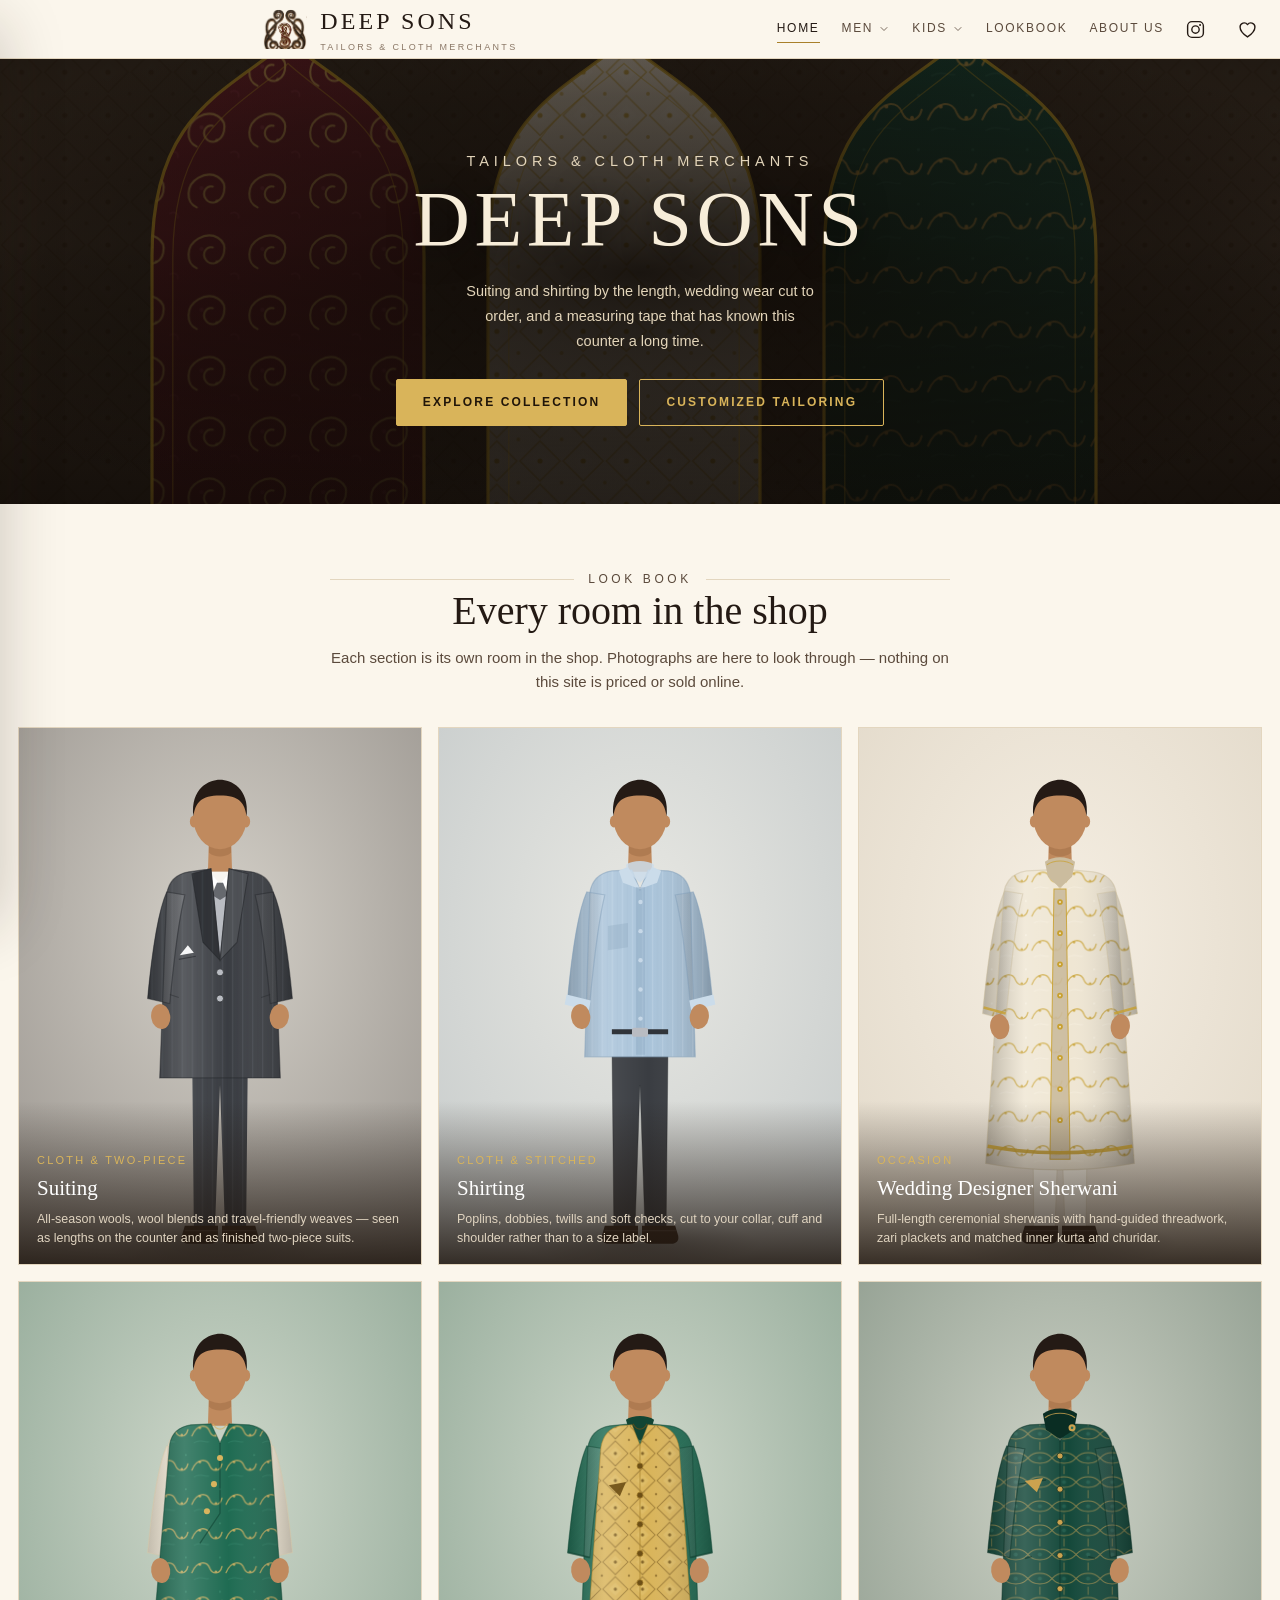
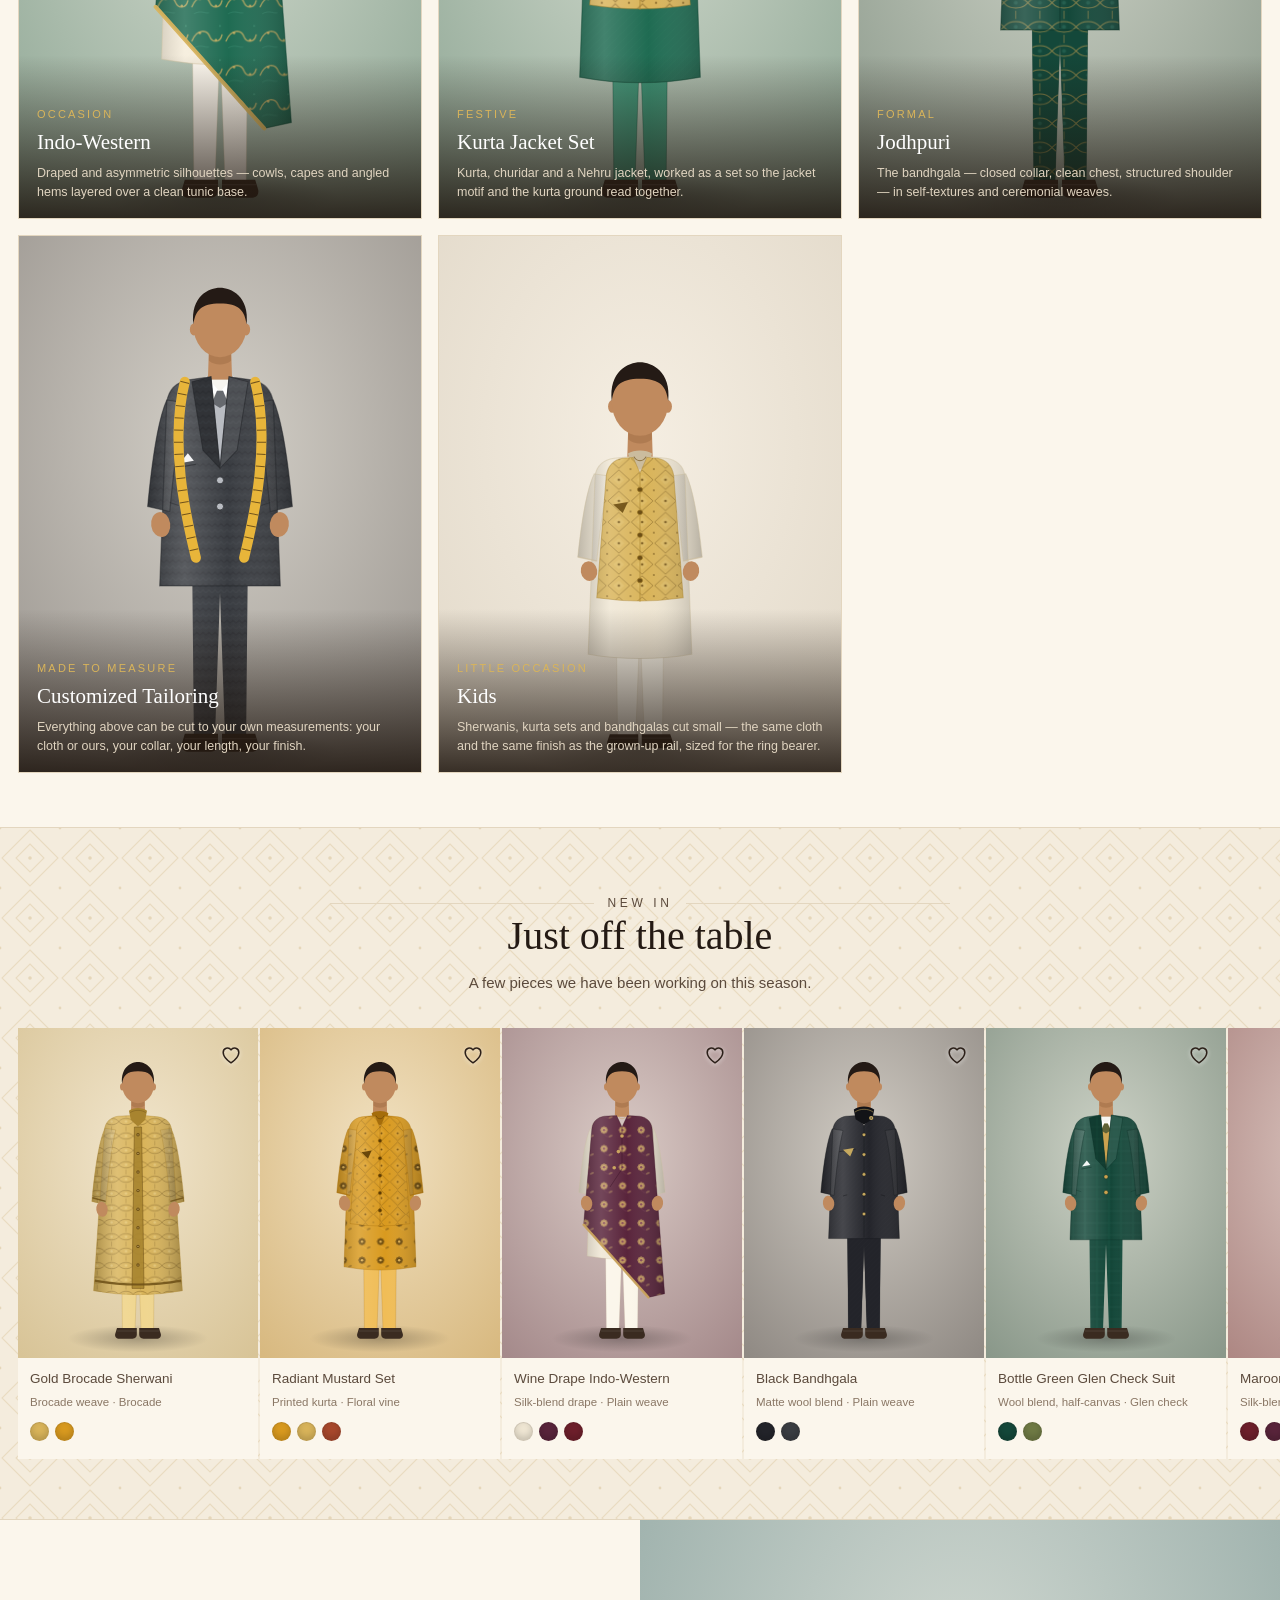
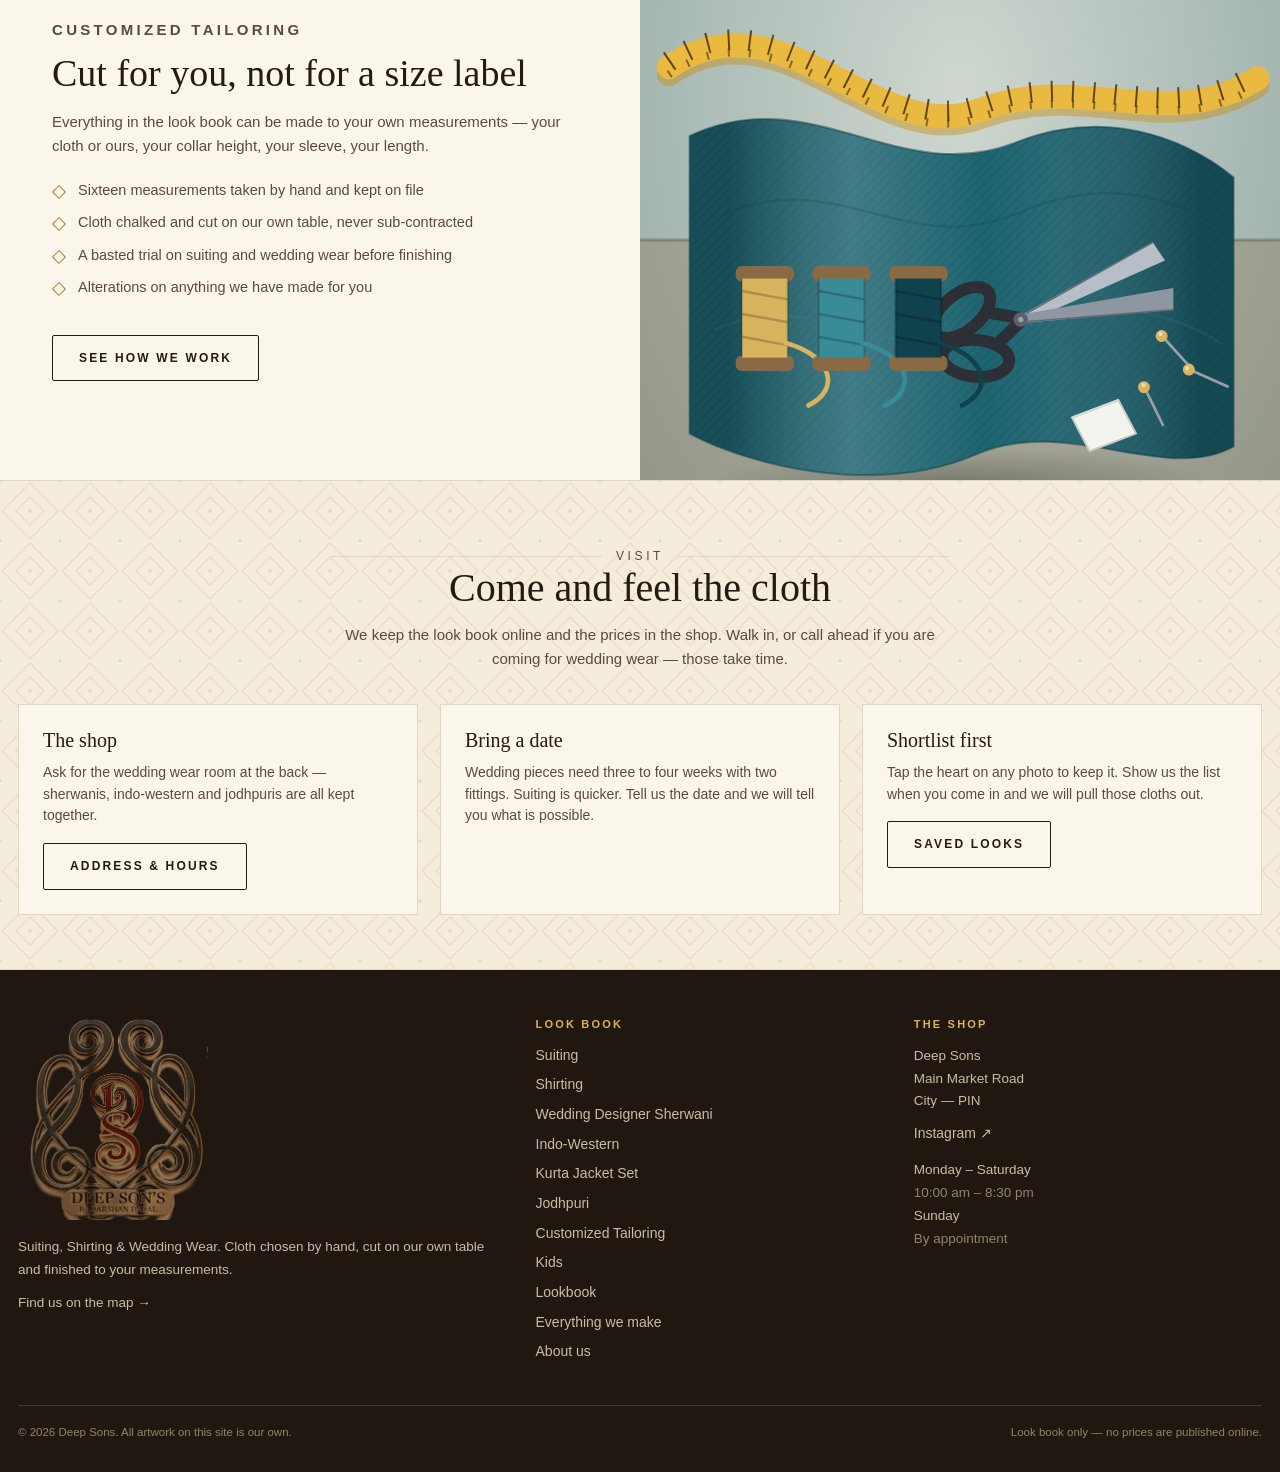
<file: deep-sons/index.html>
<!doctype html>
<html lang="en">
<head>
<meta charset="utf-8">
<meta name="viewport" content="width=device-width, initial-scale=1">
<title>Deep Sons — Suiting, Shirting &amp; Wedding Wear</title>
<meta name="description" content="Deep Sons: suiting and shirting cloth, wedding designer sherwanis, indo-western, kurta jacket sets, jodhpuris and customized tailoring. A look book — visit the shop to see the cloth.">
<meta name="theme-color" content="#fbf6ec">
<link rel="icon" href="assets/img/favicon.svg" type="image/svg+xml">
<link rel="stylesheet" href="assets/css/style.css">
</head>
<body>

<header class="head" data-header></header>

<section class="hero">
  <img src="assets/img/hero.svg" alt="" aria-hidden="true">
  <div class="hero__in">
    <p class="hero__eyebrow">Tailors &amp; Cloth Merchants</p>
    <h1>Deep Sons</h1>
    <p>Suiting and shirting by the length, wedding wear cut to order, and a
       measuring tape that has known this counter a long time.</p>
    <div class="hero__cta">
      <a class="btn btn--solid" href="collection.html?c=all">Explore Collection</a>
      <a class="btn" href="collection.html?c=tailoring">Customized tailoring</a>
    </div>
  </div>
</section>

<section class="panel">
  <div class="wrap">
    <div class="panel__head">
      <p class="rule"><span>Look book</span></p>
      <h2>Every room in the shop</h2>
      <p>Each section is its own room in the shop. Photographs are here to look
         through — nothing on this site is priced or sold online.</p>
    </div>
    <div class="sections" data-sections></div>
  </div>
</section>

<section class="panel panel--tint">
  <div class="wrap">
    <div class="panel__head">
      <p class="rule"><span>New in</span></p>
      <h2>Just off the table</h2>
      <p>A few pieces we have been working on this season.</p>
    </div>
  </div>
  <div class="wrap" style="padding-right:0">
    <div class="strip" data-strip></div>
  </div>
</section>

<section class="band is-flip">
  <div class="band__art">
    <img src="assets/img/tailoring-the-cutting-table.svg" alt="Thread, shears and a measuring tape on the cutting table">
  </div>
  <div class="band__txt">
    <p class="kicker">Customized tailoring</p>
    <h2>Cut for you, not for a size label</h2>
    <p>Everything in the look book can be made to your own measurements — your cloth
       or ours, your collar height, your sleeve, your length.</p>
    <ul class="ticks">
      <li>Sixteen measurements taken by hand and kept on file</li>
      <li>Cloth chalked and cut on our own table, never sub-contracted</li>
      <li>A basted trial on suiting and wedding wear before finishing</li>
      <li>Alterations on anything we have made for you</li>
    </ul>
    <a class="btn btn--ink" href="collection.html?c=tailoring">See how we work</a>
  </div>
</section>

<section class="panel panel--tint">
  <div class="wrap">
    <div class="panel__head">
      <p class="rule"><span>Visit</span></p>
      <h2>Come and feel the cloth</h2>
      <p>We keep the look book online and the prices in the shop. Walk in, or call
         ahead if you are coming for wedding wear — those take time.</p>
    </div>
    <div class="info">
      <div class="info__box">
        <h3>The shop</h3>
        <p>Ask for the wedding wear room at the back — sherwanis, indo-western and
           jodhpuris are all kept together.</p>
        <a class="btn btn--ink" href="about.html" style="margin-top:10px">Address &amp; hours</a>
      </div>
      <div class="info__box">
        <h3>Bring a date</h3>
        <p>Wedding pieces need three to four weeks with two fittings. Suiting is
           quicker. Tell us the date and we will tell you what is possible.</p>
      </div>
      <div class="info__box">
        <h3>Shortlist first</h3>
        <p>Tap the heart on any photo to keep it. Show us the list when you come in
           and we will pull those cloths out.</p>
        <a class="btn btn--ink" href="collection.html?c=saved" style="margin-top:10px">Saved looks</a>
      </div>
    </div>
  </div>
</section>

<footer class="foot" data-footer></footer>

<script src="assets/js/catalogue.js"></script>
<script src="assets/js/app.js"></script>
</body>
</html>
</file>
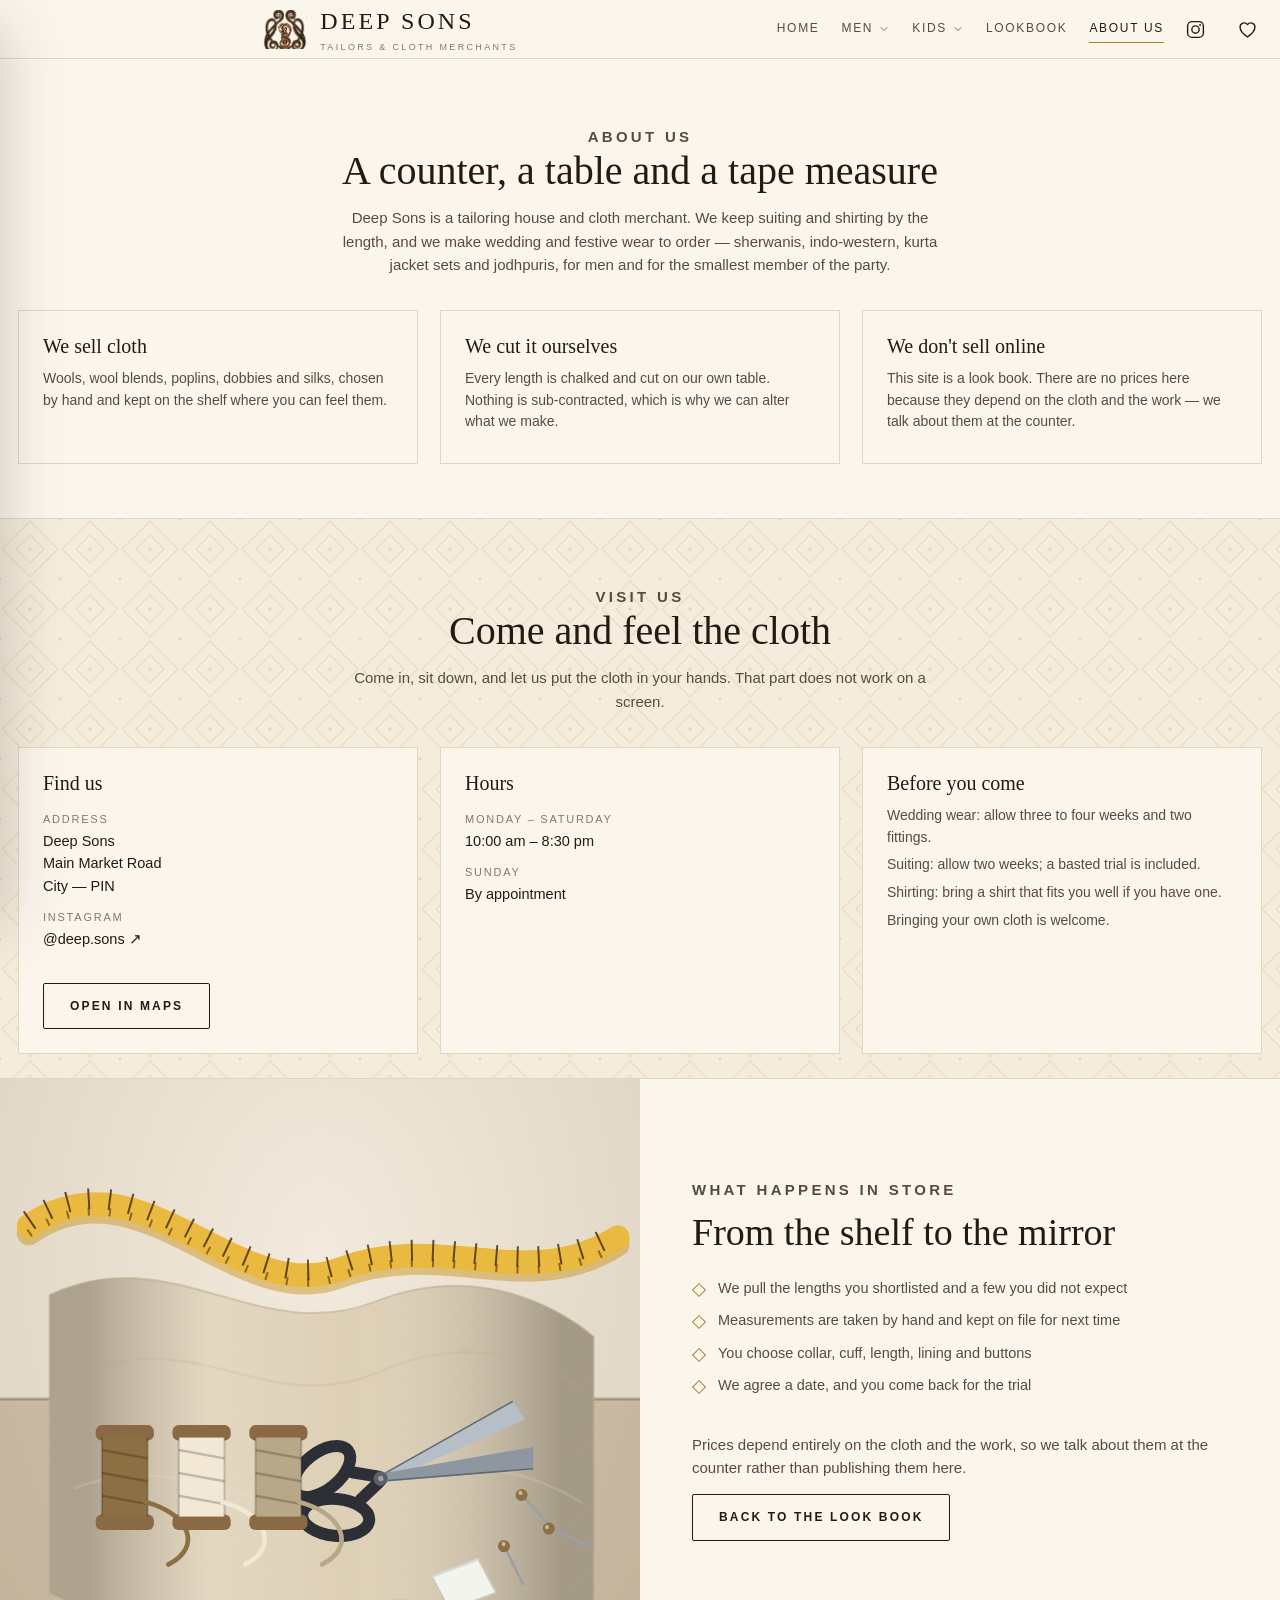
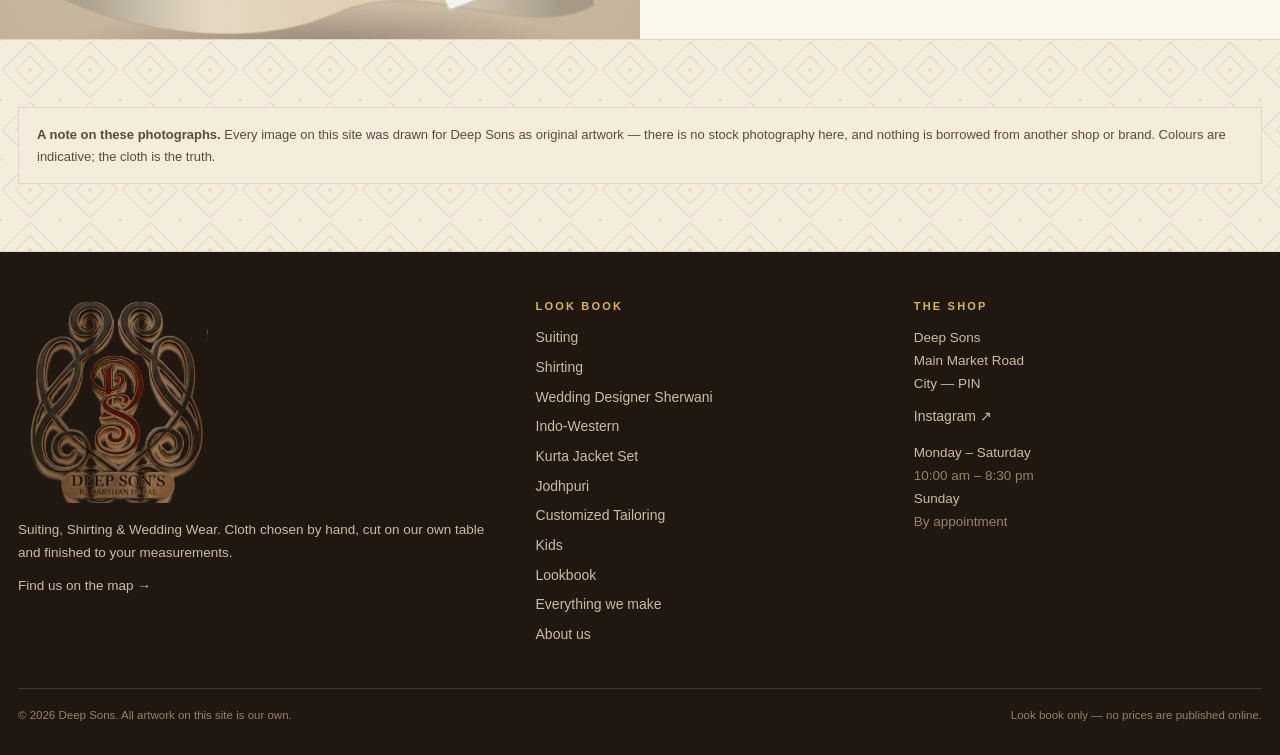
<file: deep-sons/about.html>
<!doctype html>
<html lang="en">
<head>
<meta charset="utf-8">
<meta name="viewport" content="width=device-width, initial-scale=1">
<title>About Us — Deep Sons</title>
<meta name="description" content="Who Deep Sons are, how we work, where to find us and what to expect when you come in for suiting, shirting or wedding wear.">
<meta name="theme-color" content="#fbf6ec">
<link rel="icon" href="assets/img/favicon.svg" type="image/svg+xml">
<link rel="stylesheet" href="assets/css/style.css">
</head>
<body>

<header class="head" data-header></header>

<section class="panel">
  <div class="wrap">
    <div class="panel__head">
      <p class="kicker">About us</p>
      <h2>A counter, a table and a tape measure</h2>
      <p>Deep Sons is a tailoring house and cloth merchant. We keep suiting and
         shirting by the length, and we make wedding and festive wear to order —
         sherwanis, indo-western, kurta jacket sets and jodhpuris, for men and for
         the smallest member of the party.</p>
    </div>
    <div class="info">
      <div class="info__box">
        <h3>We sell cloth</h3>
        <p>Wools, wool blends, poplins, dobbies and silks, chosen by hand and kept
           on the shelf where you can feel them.</p>
      </div>
      <div class="info__box">
        <h3>We cut it ourselves</h3>
        <p>Every length is chalked and cut on our own table. Nothing is
           sub-contracted, which is why we can alter what we make.</p>
      </div>
      <div class="info__box">
        <h3>We don't sell online</h3>
        <p>This site is a look book. There are no prices here because they depend
           on the cloth and the work — we talk about them at the counter.</p>
      </div>
    </div>
  </div>
</section>

<section class="panel panel--tint" style="padding-bottom:24px">
  <div class="wrap">
    <div class="panel__head">
      <p class="kicker">Visit us</p>
      <h2>Come and feel the cloth</h2>
      <p>Come in, sit down, and let us put the cloth in your hands. That part does
         not work on a screen.</p>
    </div>
    <div class="info">
      <div class="info__box">
        <h3>Find us</h3>
        <dl data-address></dl>
        <a class="btn btn--ink" data-maps style="margin-top:16px" target="_blank" rel="noopener">Open in Maps</a>
      </div>
      <div class="info__box">
        <h3>Hours</h3>
        <dl data-hours></dl>
      </div>
      <div class="info__box">
        <h3>Before you come</h3>
        <ul>
          <li>Wedding wear: allow three to four weeks and two fittings.</li>
          <li>Suiting: allow two weeks; a basted trial is included.</li>
          <li>Shirting: bring a shirt that fits you well if you have one.</li>
          <li>Bringing your own cloth is welcome.</li>
        </ul>
      </div>
    </div>
  </div>
</section>

<section class="band">
  <div class="band__art">
    <img src="assets/img/tailoring-measure-and-fit.svg" alt="Measuring tape, thread and shears on the counter">
  </div>
  <div class="band__txt">
    <p class="kicker">What happens in store</p>
    <h2>From the shelf to the mirror</h2>
    <ul class="ticks">
      <li>We pull the lengths you shortlisted and a few you did not expect</li>
      <li>Measurements are taken by hand and kept on file for next time</li>
      <li>You choose collar, cuff, length, lining and buttons</li>
      <li>We agree a date, and you come back for the trial</li>
    </ul>
    <p>Prices depend entirely on the cloth and the work, so we talk about them at
       the counter rather than publishing them here.</p>
    <a class="btn btn--ink" href="collection.html?c=all">Back to the look book</a>
  </div>
</section>

<section class="panel panel--tint">
  <div class="wrap">
    <p class="note"><b>A note on these photographs.</b> Every image on this site was
      drawn for Deep Sons as original artwork — there is no stock photography here,
      and nothing is borrowed from another shop or brand. Colours are indicative;
      the cloth is the truth.</p>
  </div>
</section>

<footer class="foot" data-footer></footer>

<script src="assets/js/catalogue.js"></script>
<script src="assets/js/app.js"></script>
<script>
(function () {
  var C = window.DS_CONFIG;
  var a = document.querySelector('[data-address]');
  if (a) {
    var rows = '<dt>Address</dt><dd>' + C.address.join('<br>') + '</dd>';
    if (C.phone) rows += '<dt>Phone</dt><dd><a href="tel:' + C.phone.replace(/\s/g, '') + '">' + C.phone + '</a></dd>';
    if (C.whatsapp) rows += '<dt>WhatsApp</dt><dd><a href="https://wa.me/' + C.whatsapp + '">Message us</a></dd>';
    if (C.email) rows += '<dt>Email</dt><dd><a href="mailto:' + C.email + '">' + C.email + '</a></dd>';
    if (C.instagram) rows += '<dt>Instagram</dt><dd><a href="' + C.instagram +
      '" target="_blank" rel="noopener">@deep.sons \u2197</a></dd>';
    a.innerHTML = rows;
  }
  var h = document.querySelector('[data-hours]');
  if (h) h.innerHTML = C.hours.map(function (r) { return '<dt>' + r[0] + '</dt><dd>' + r[1] + '</dd>'; }).join('');
  var m = document.querySelector('[data-maps]');
  if (m) m.href = C.mapsUrl;
})();
</script>
</body>
</html>
</file>
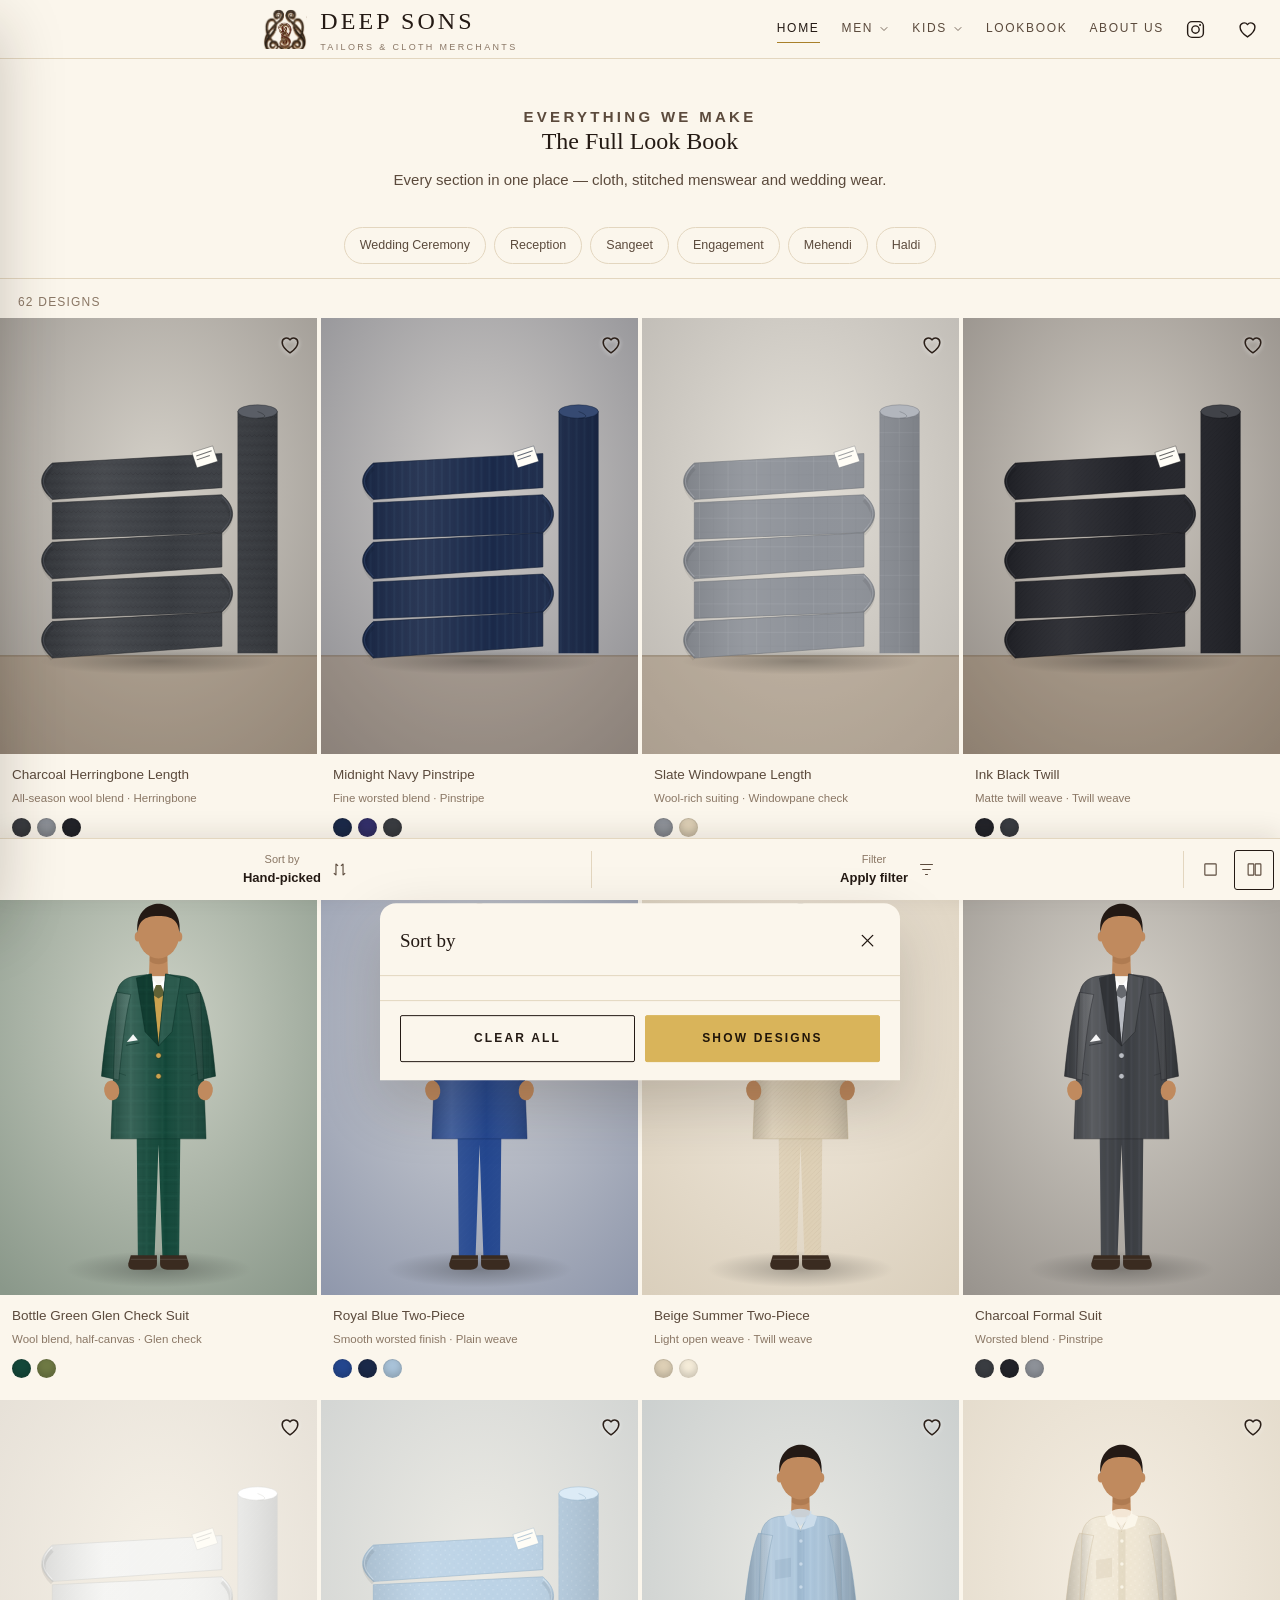
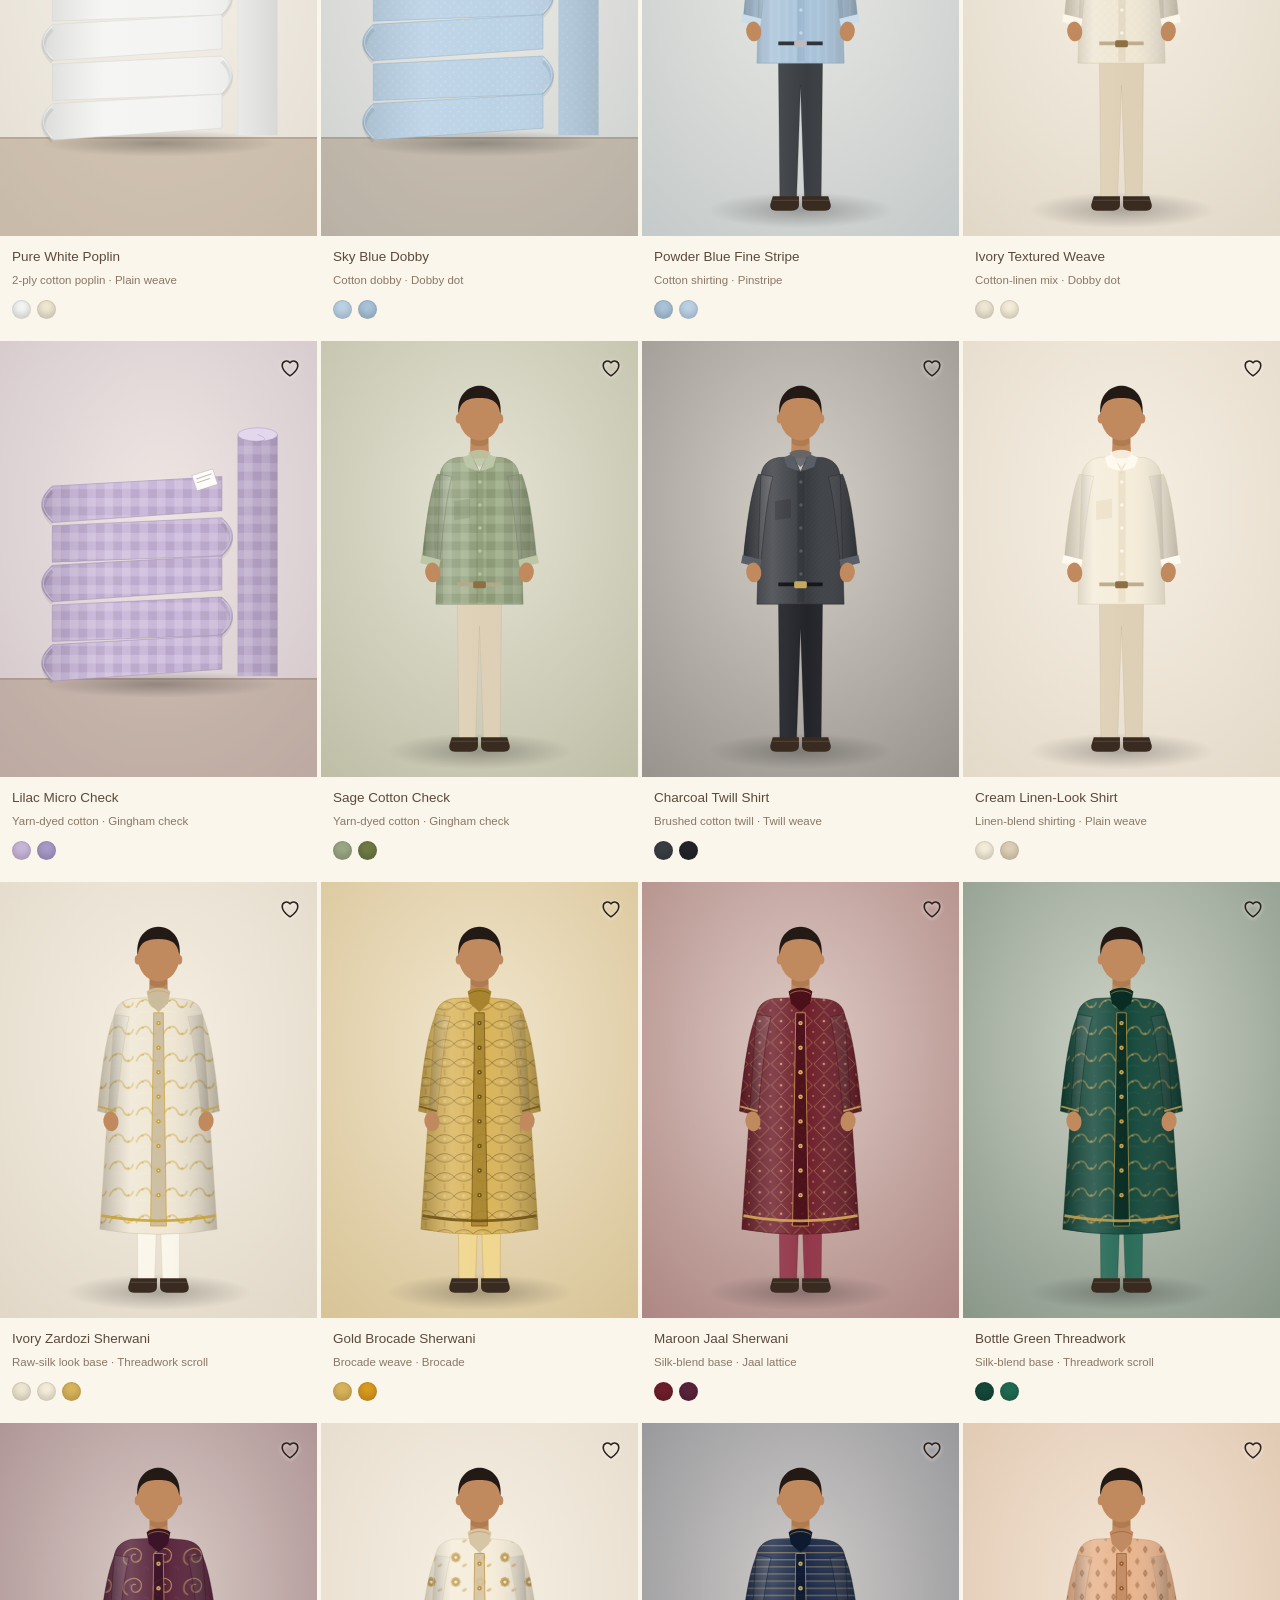
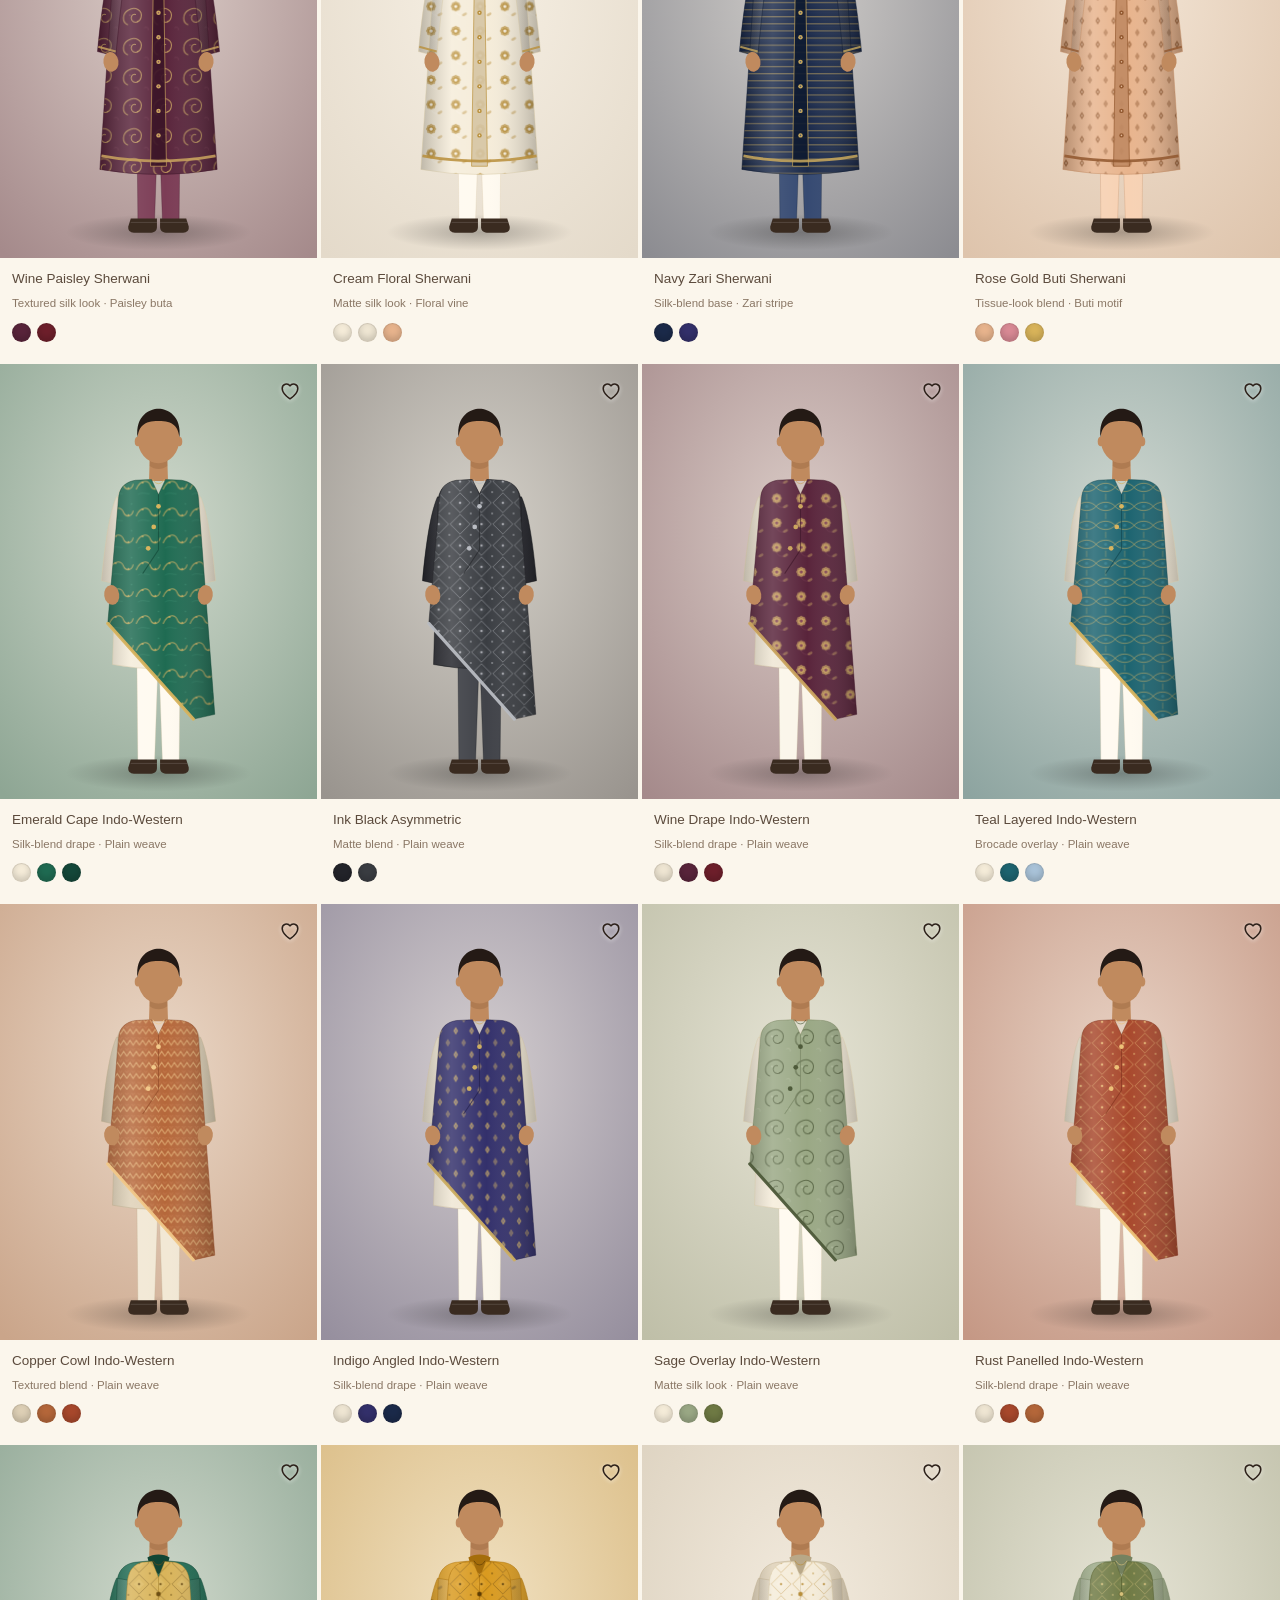
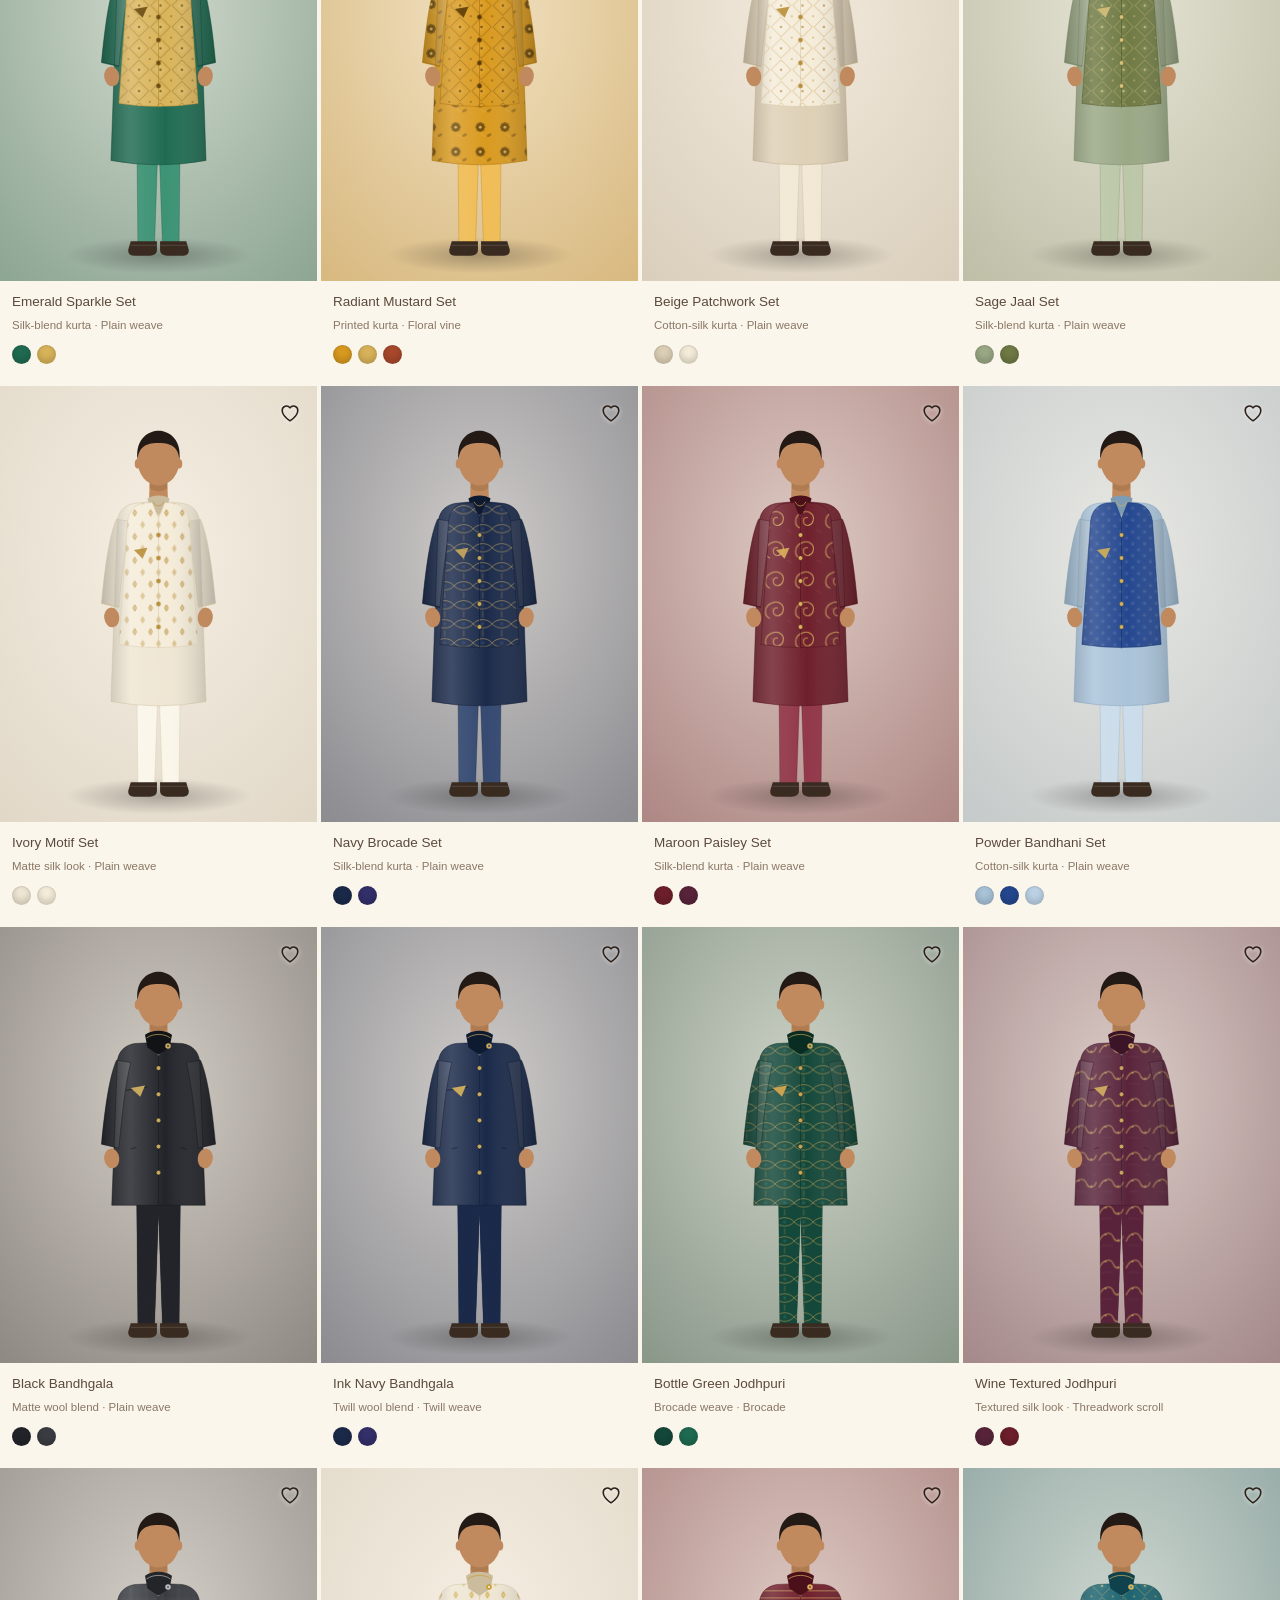
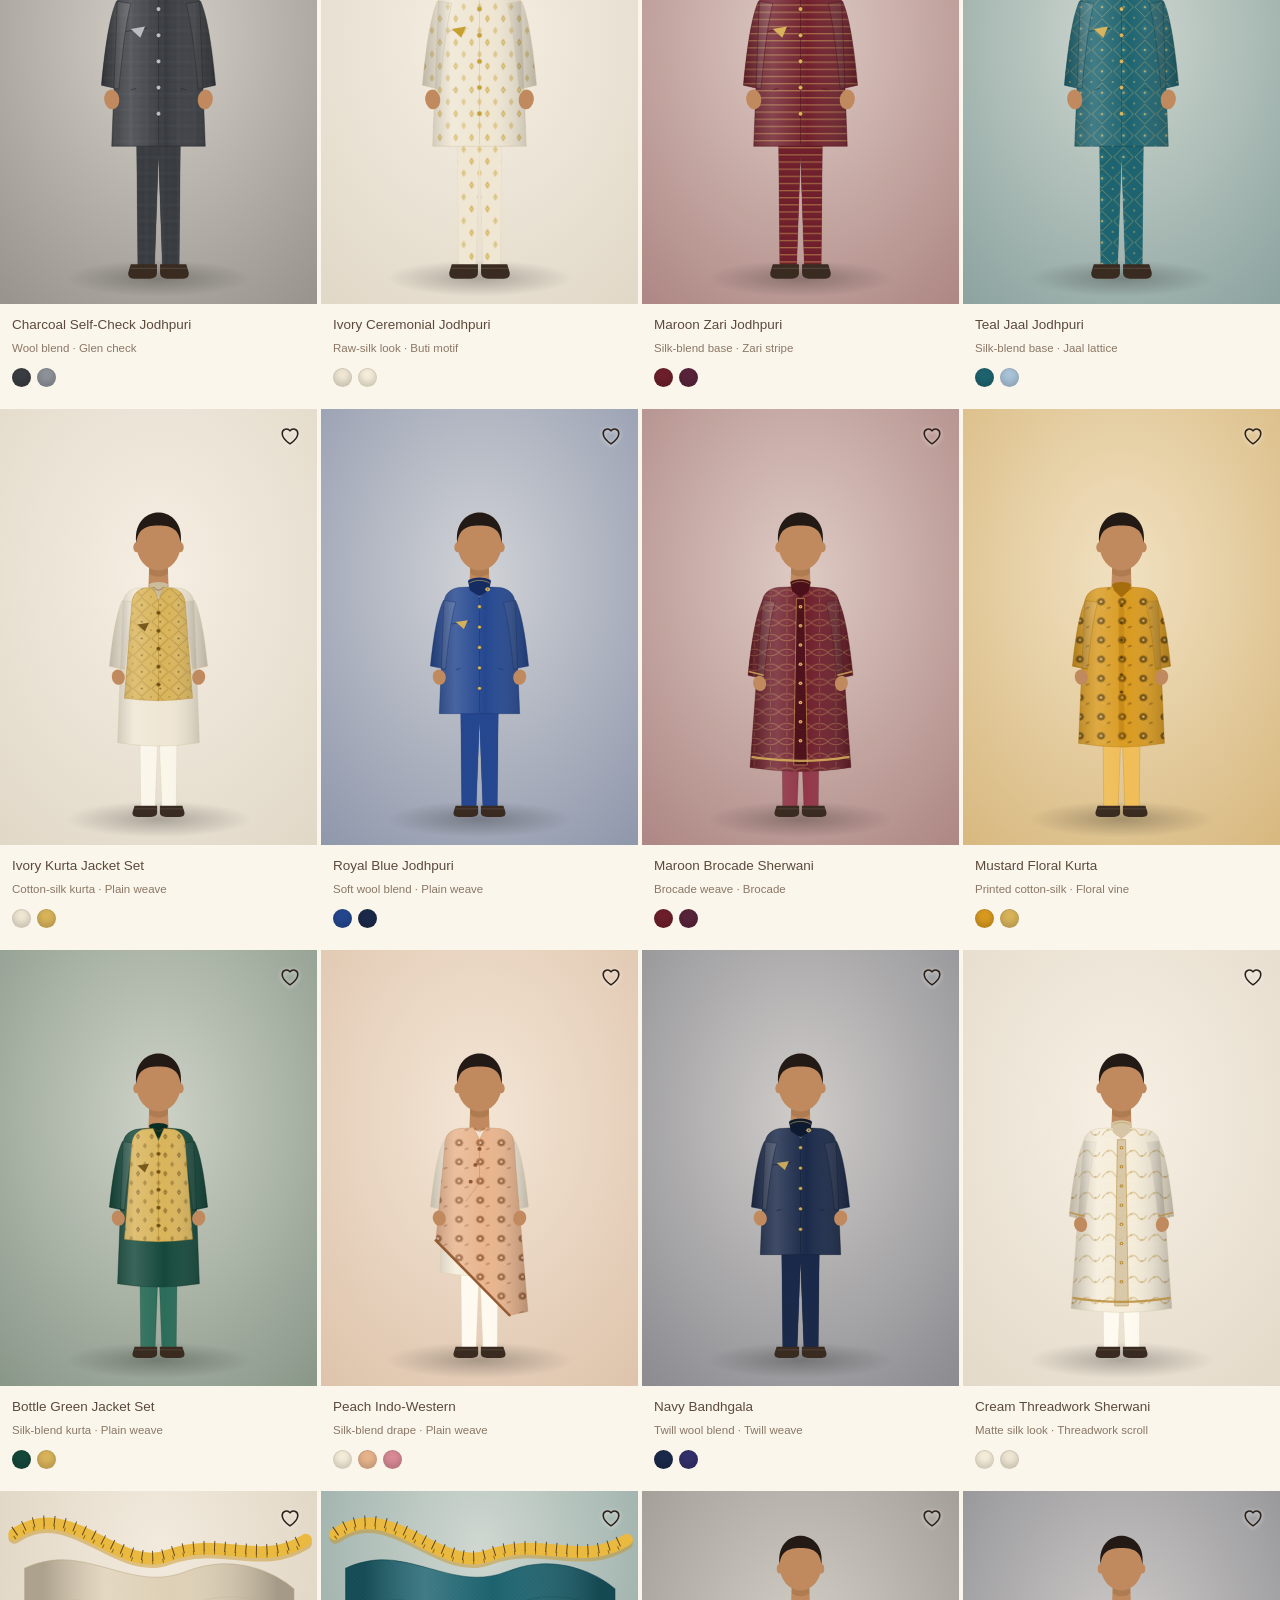
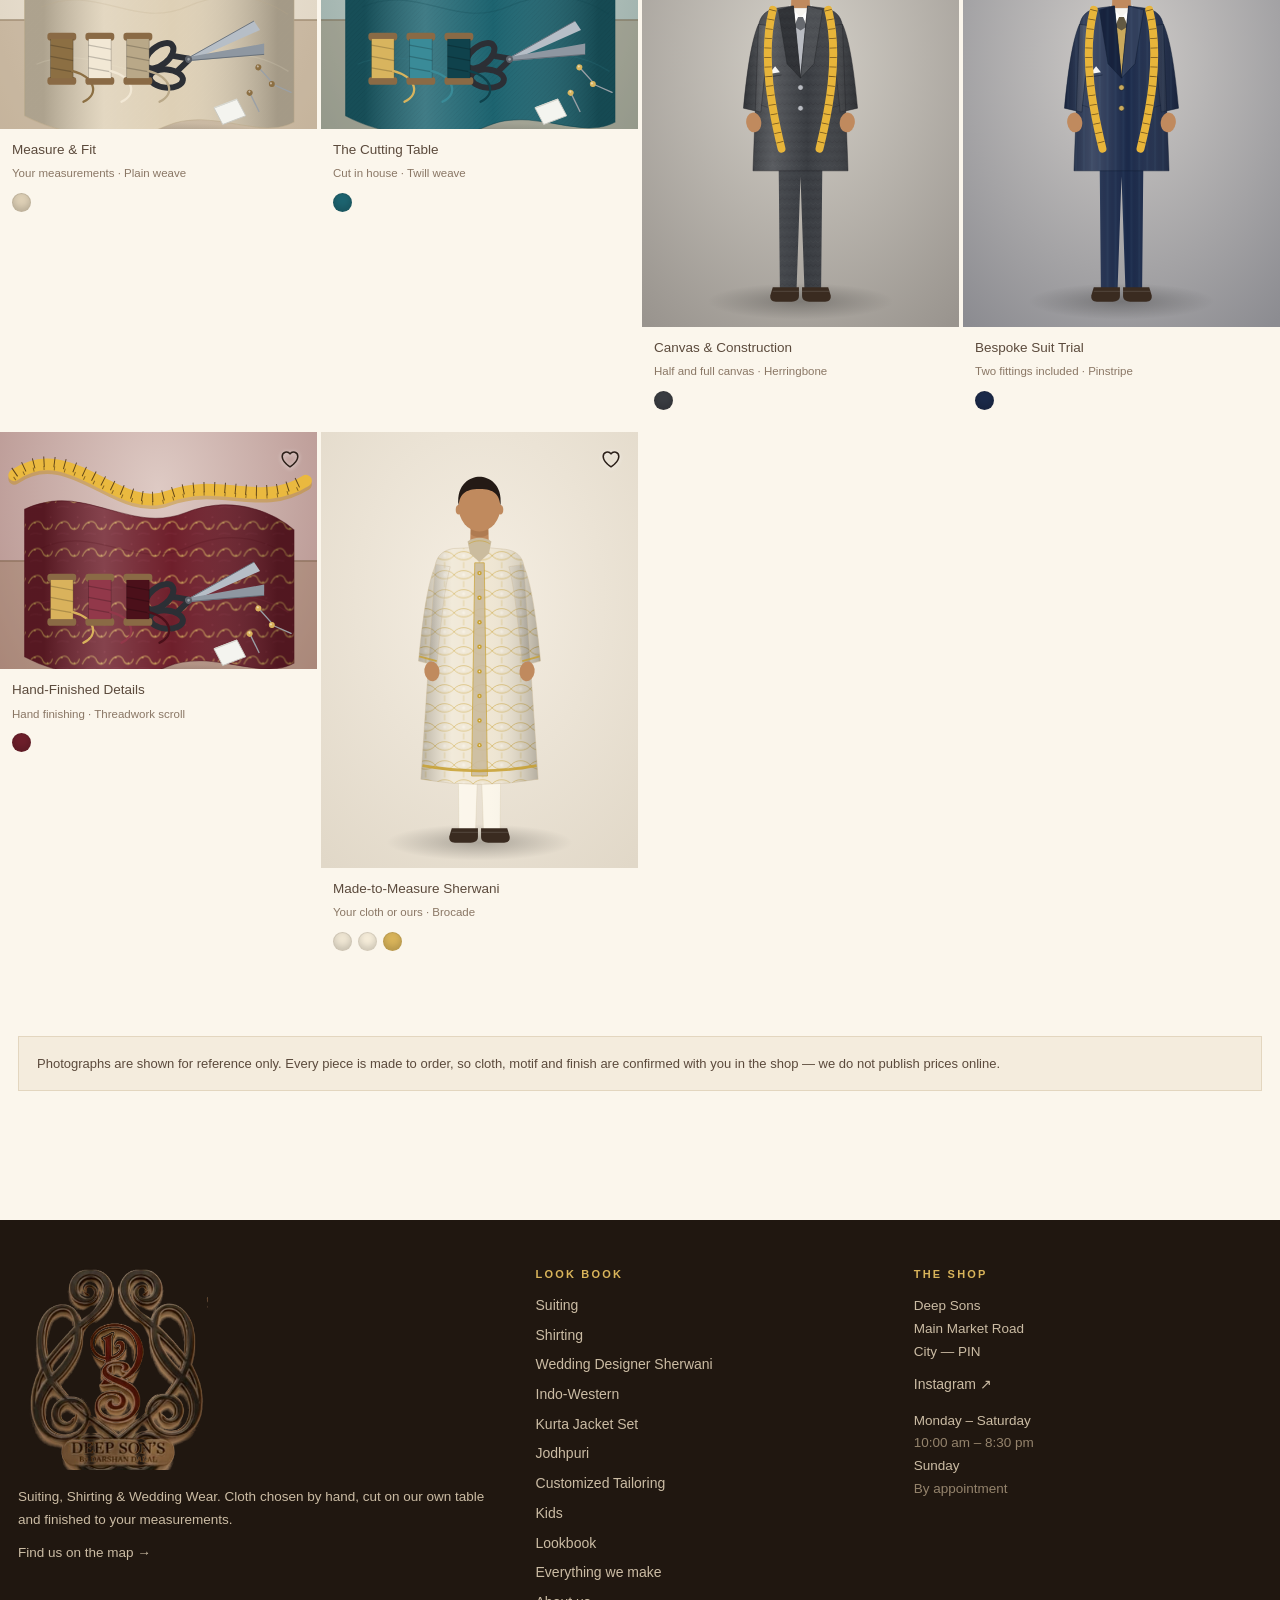
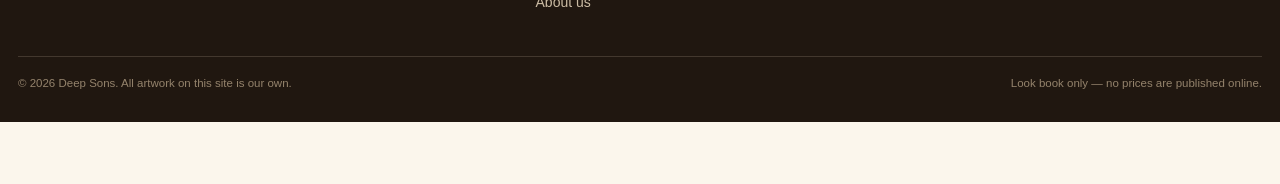
<file: deep-sons/collection.html>
<!doctype html>
<html lang="en">
<head>
<meta charset="utf-8">
<meta name="viewport" content="width=device-width, initial-scale=1">
<title>Look Book — Deep Sons</title>
<meta name="description" content="Browse Deep Sons by section: suiting, shirting, wedding designer sherwani, indo-western, kurta jacket sets, jodhpuri and customized tailoring.">
<meta name="theme-color" content="#fbf6ec">
<link rel="icon" href="assets/img/favicon.svg" type="image/svg+xml">
<link rel="stylesheet" href="assets/css/style.css">
</head>
<body class="has-bar">

<header class="head" data-header></header>

<main data-collection>

  <section class="panel" style="padding:34px 0 22px">
    <div class="wrap">
      <div class="panel__head" data-sect-head style="margin-bottom:0"></div>
    </div>
  </section>

  <div style="border-bottom:1px solid var(--line)">
    <div class="chips" data-chips></div>
  </div>

  <p class="count" data-count></p>

  <div class="wrap" style="padding:0">
    <div class="grid" data-grid></div>
  </div>

  <section class="panel">
    <div class="wrap">
      <p class="note">Photographs are shown for reference only. Every piece is made
        to order, so cloth, motif and finish are confirmed with you in the shop —
        we do not publish prices online.</p>
    </div>
  </section>

  <nav class="bar" aria-label="Sort and filter">
    <button data-sheet="sort">
      <span><small>Sort by</small><b data-sort-label>Hand-picked</b></span>
      <svg viewBox="0 0 24 24" aria-hidden="true"><path d="M7 4v16M7 20l-3-3M7 4l3 3M17 20V4M17 4l-3 3M17 20l3-3"/></svg>
    </button>
    <i class="bar__sep"></i>
    <button data-sheet="filter">
      <span><small>Filter</small><b data-filter-label>Apply filter</b></span>
      <svg viewBox="0 0 24 24" aria-hidden="true"><path d="M3 5h18M6 12h12M10 19h4"/></svg>
      <i class="bar__dot" data-filter-dot hidden></i>
    </button>
    <i class="bar__sep"></i>
    <div class="bar__views">
      <button class="bar__view" data-view="1" aria-label="One per row">
        <svg viewBox="0 0 24 24" aria-hidden="true"><rect x="4" y="4" width="16" height="16" rx="1"/></svg>
      </button>
      <button class="bar__view is-on" data-view="2" aria-label="Two per row">
        <svg viewBox="0 0 24 24" aria-hidden="true"><rect x="3" y="4" width="8" height="16" rx="1"/><rect x="13" y="4" width="8" height="16" rx="1"/></svg>
      </button>
    </div>
  </nav>

</main>

<footer class="foot" data-footer></footer>

<script src="assets/js/catalogue.js"></script>
<script src="assets/js/app.js"></script>
</body>
</html>
</file>
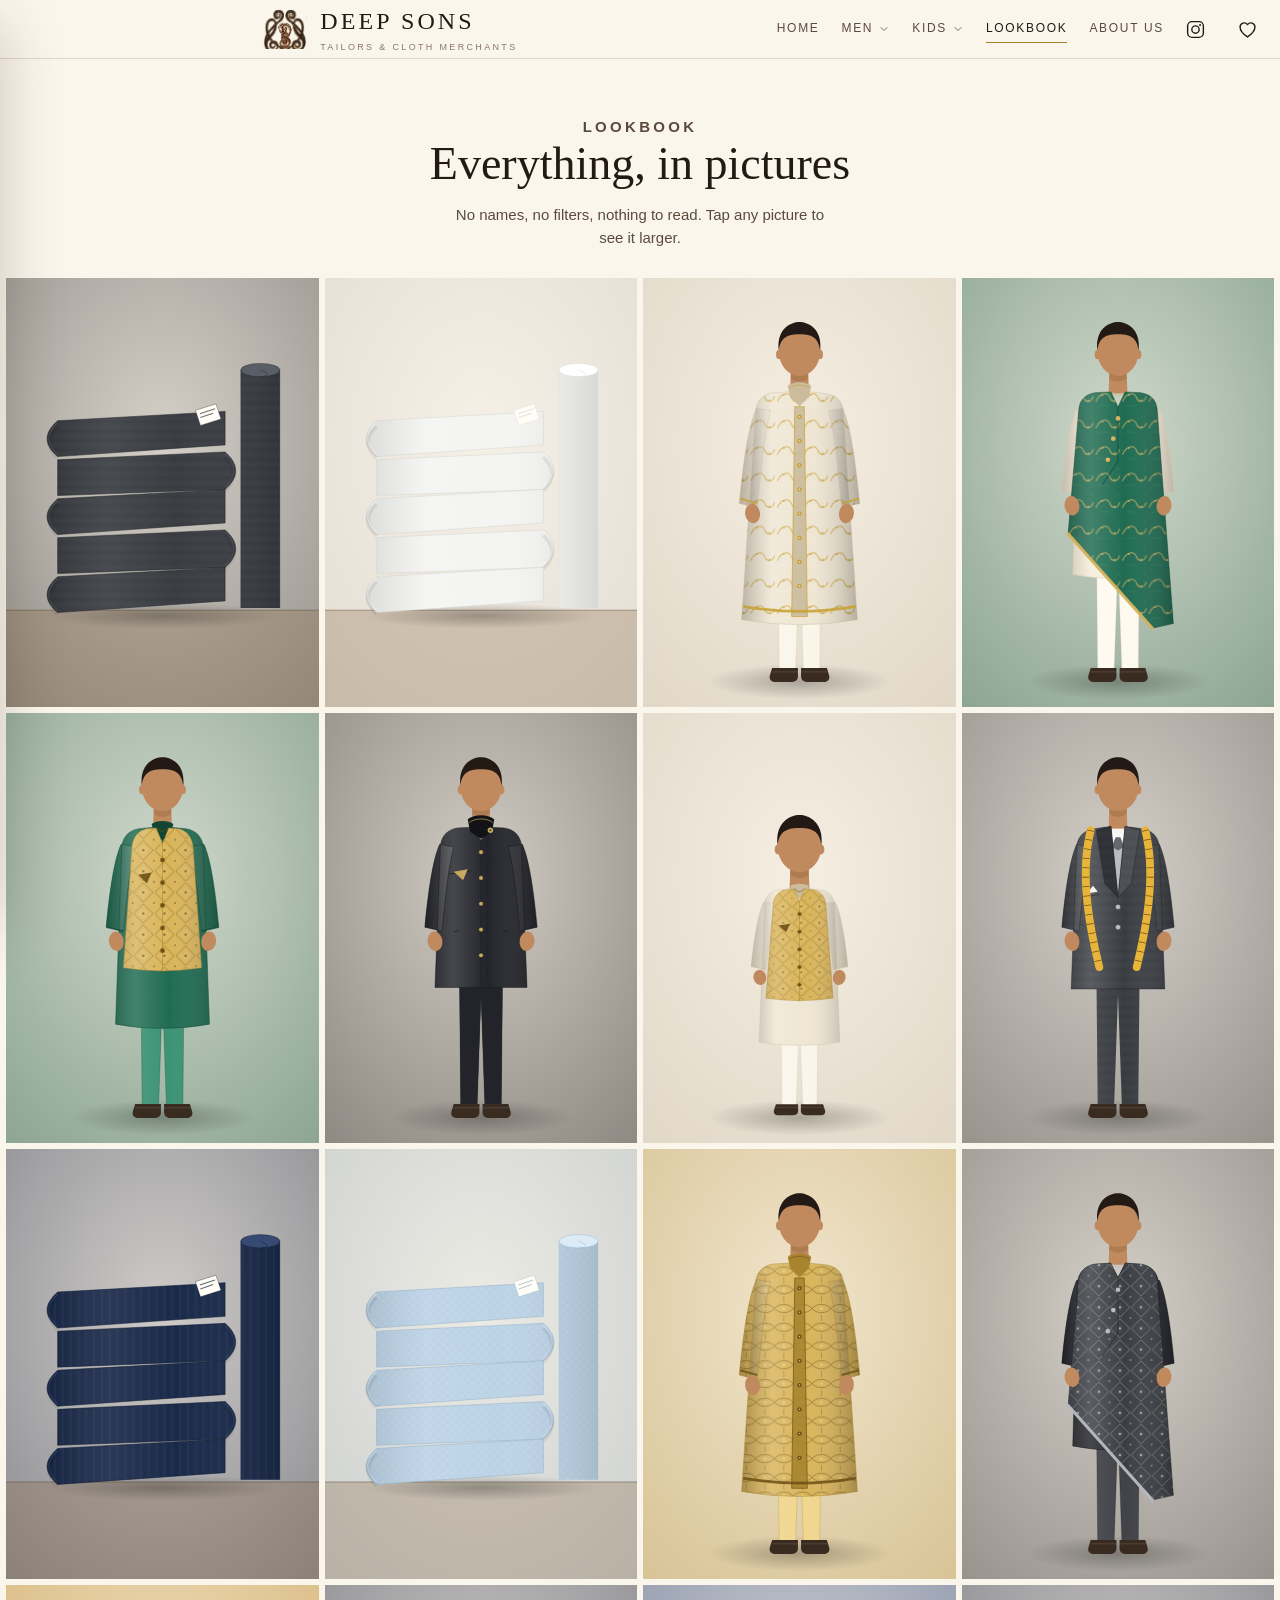
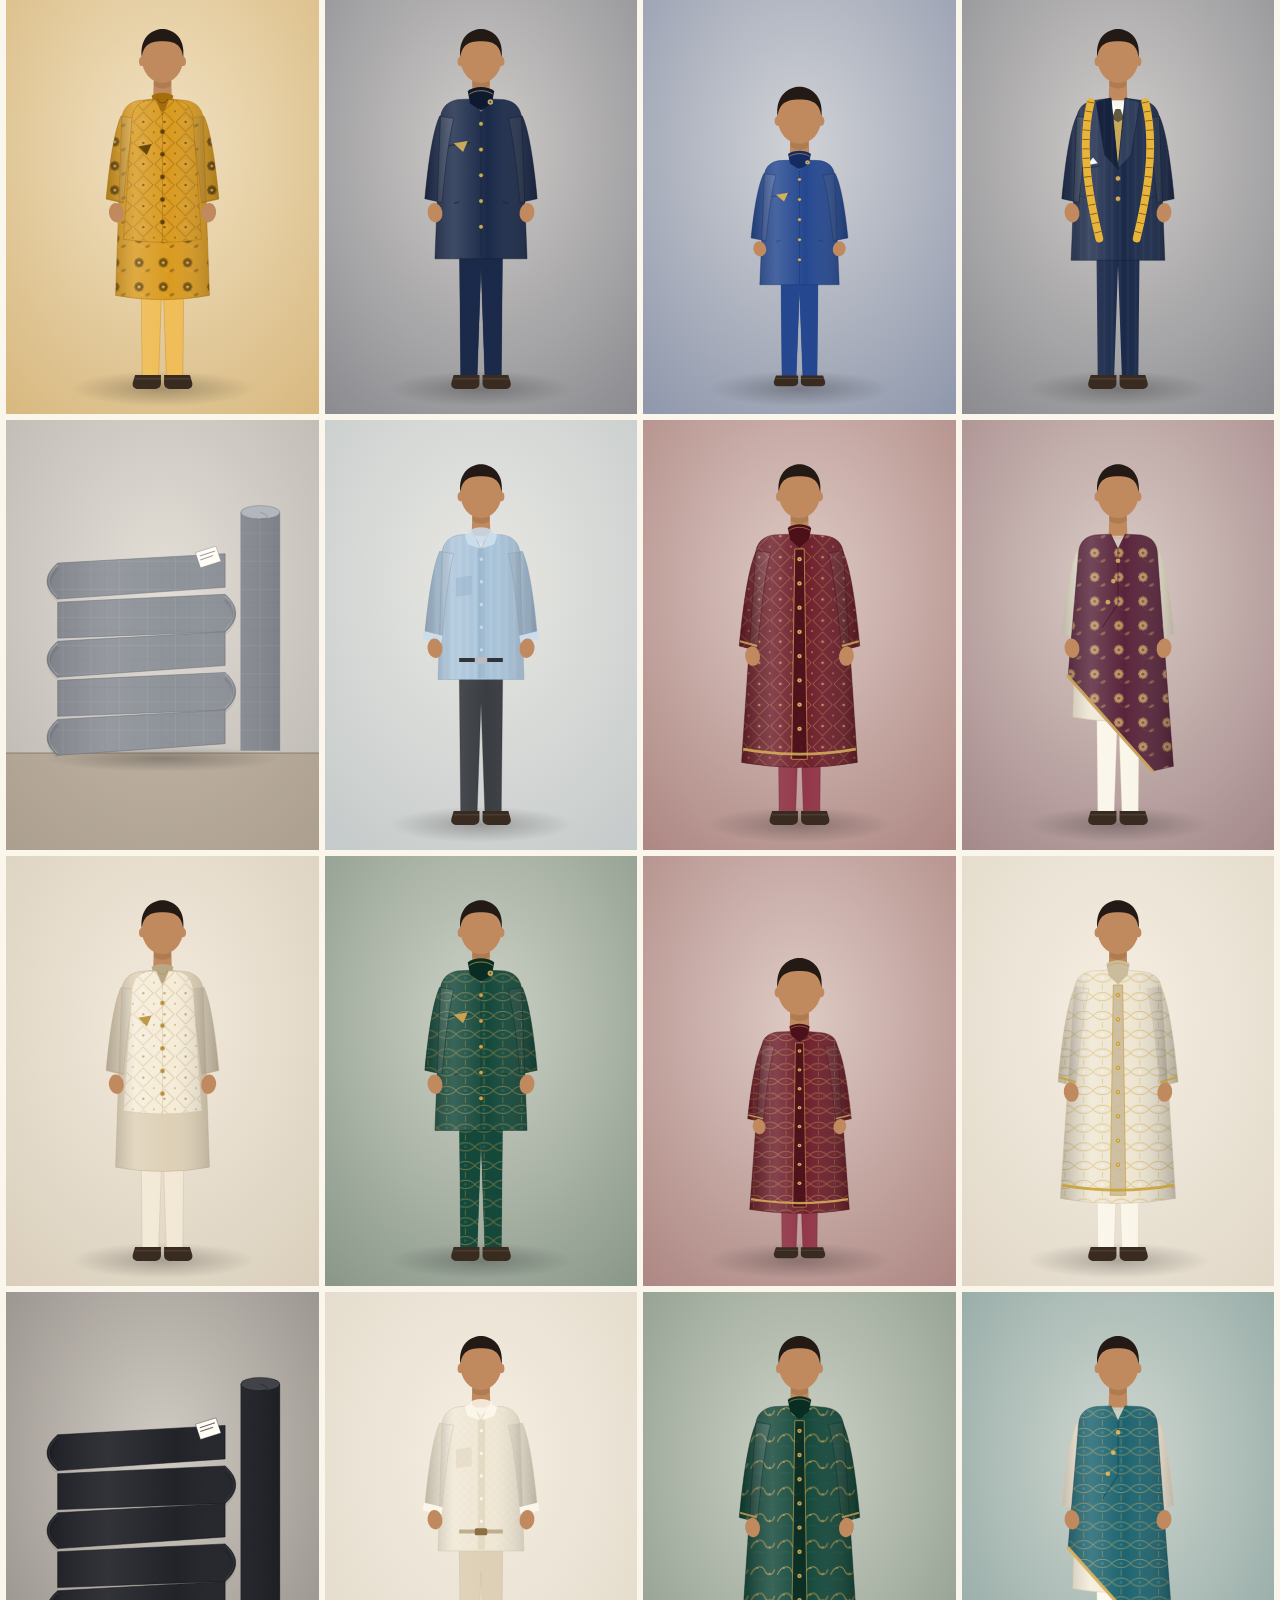
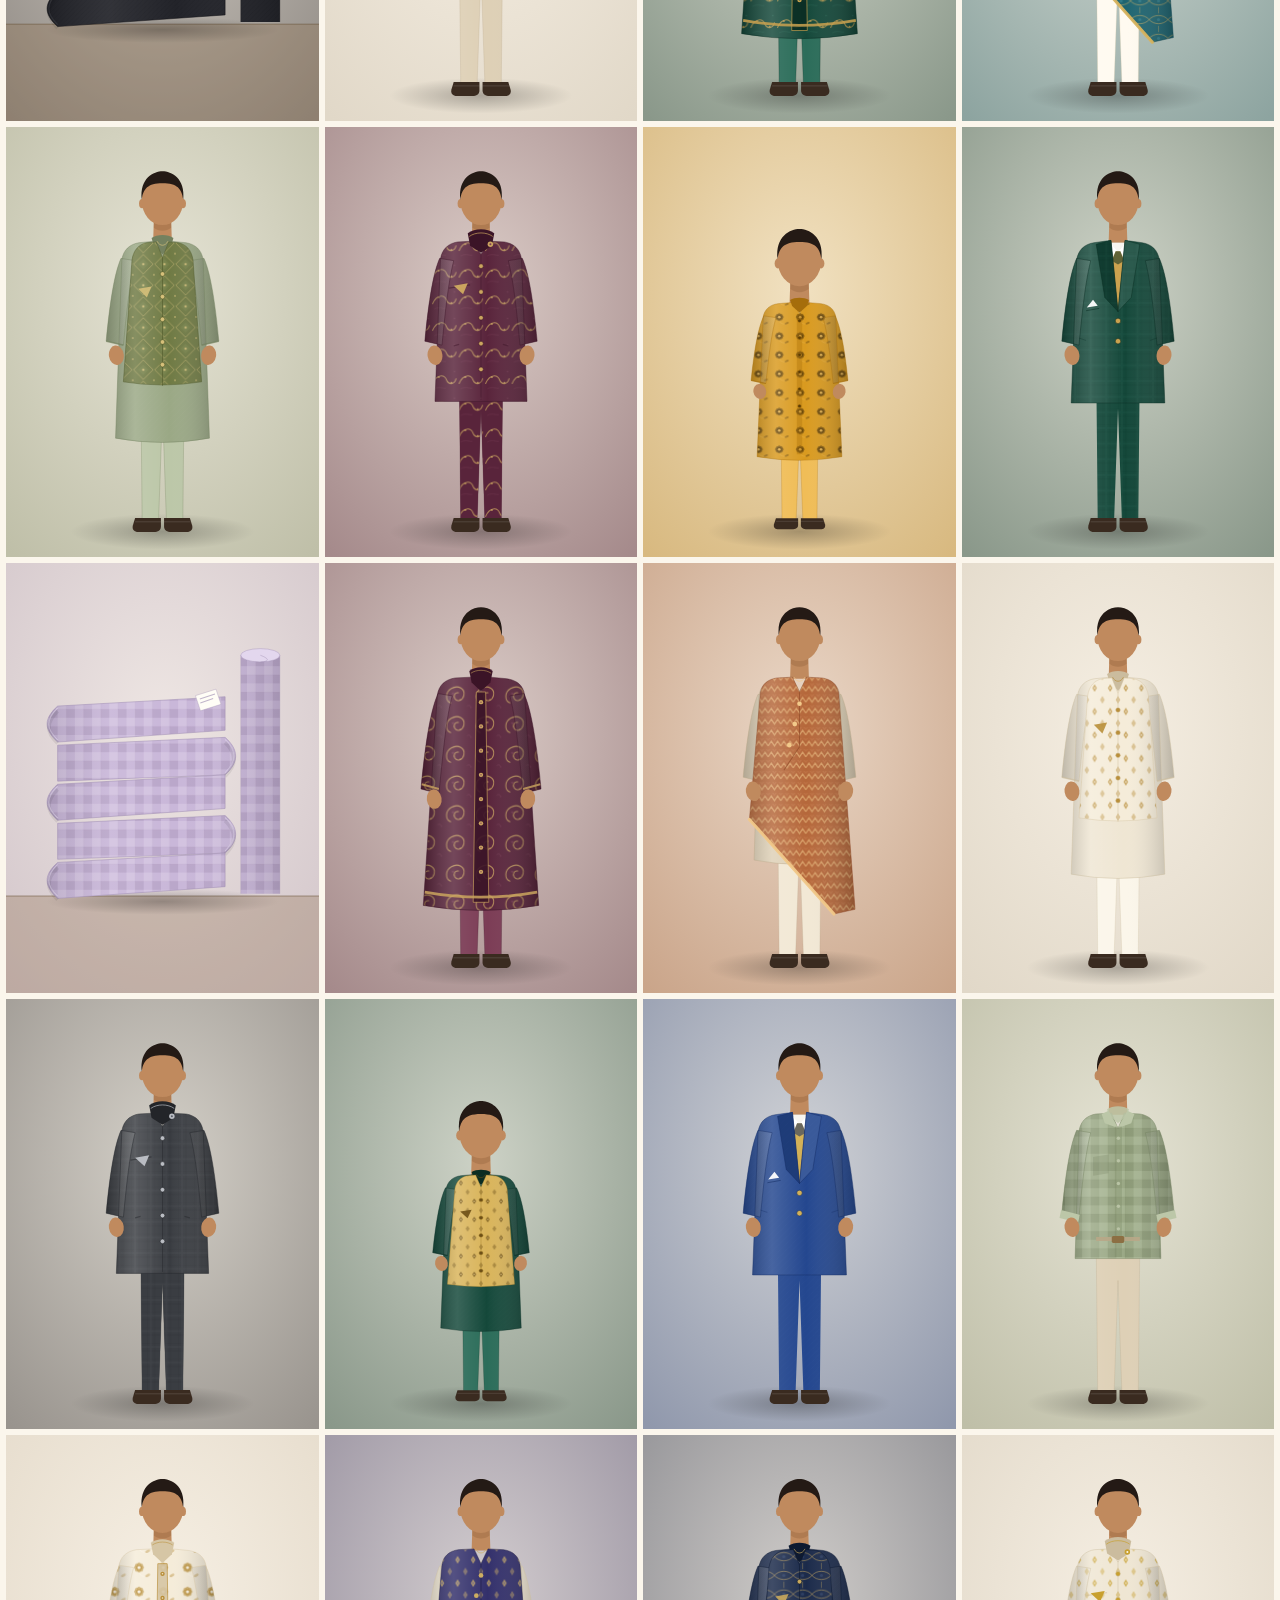
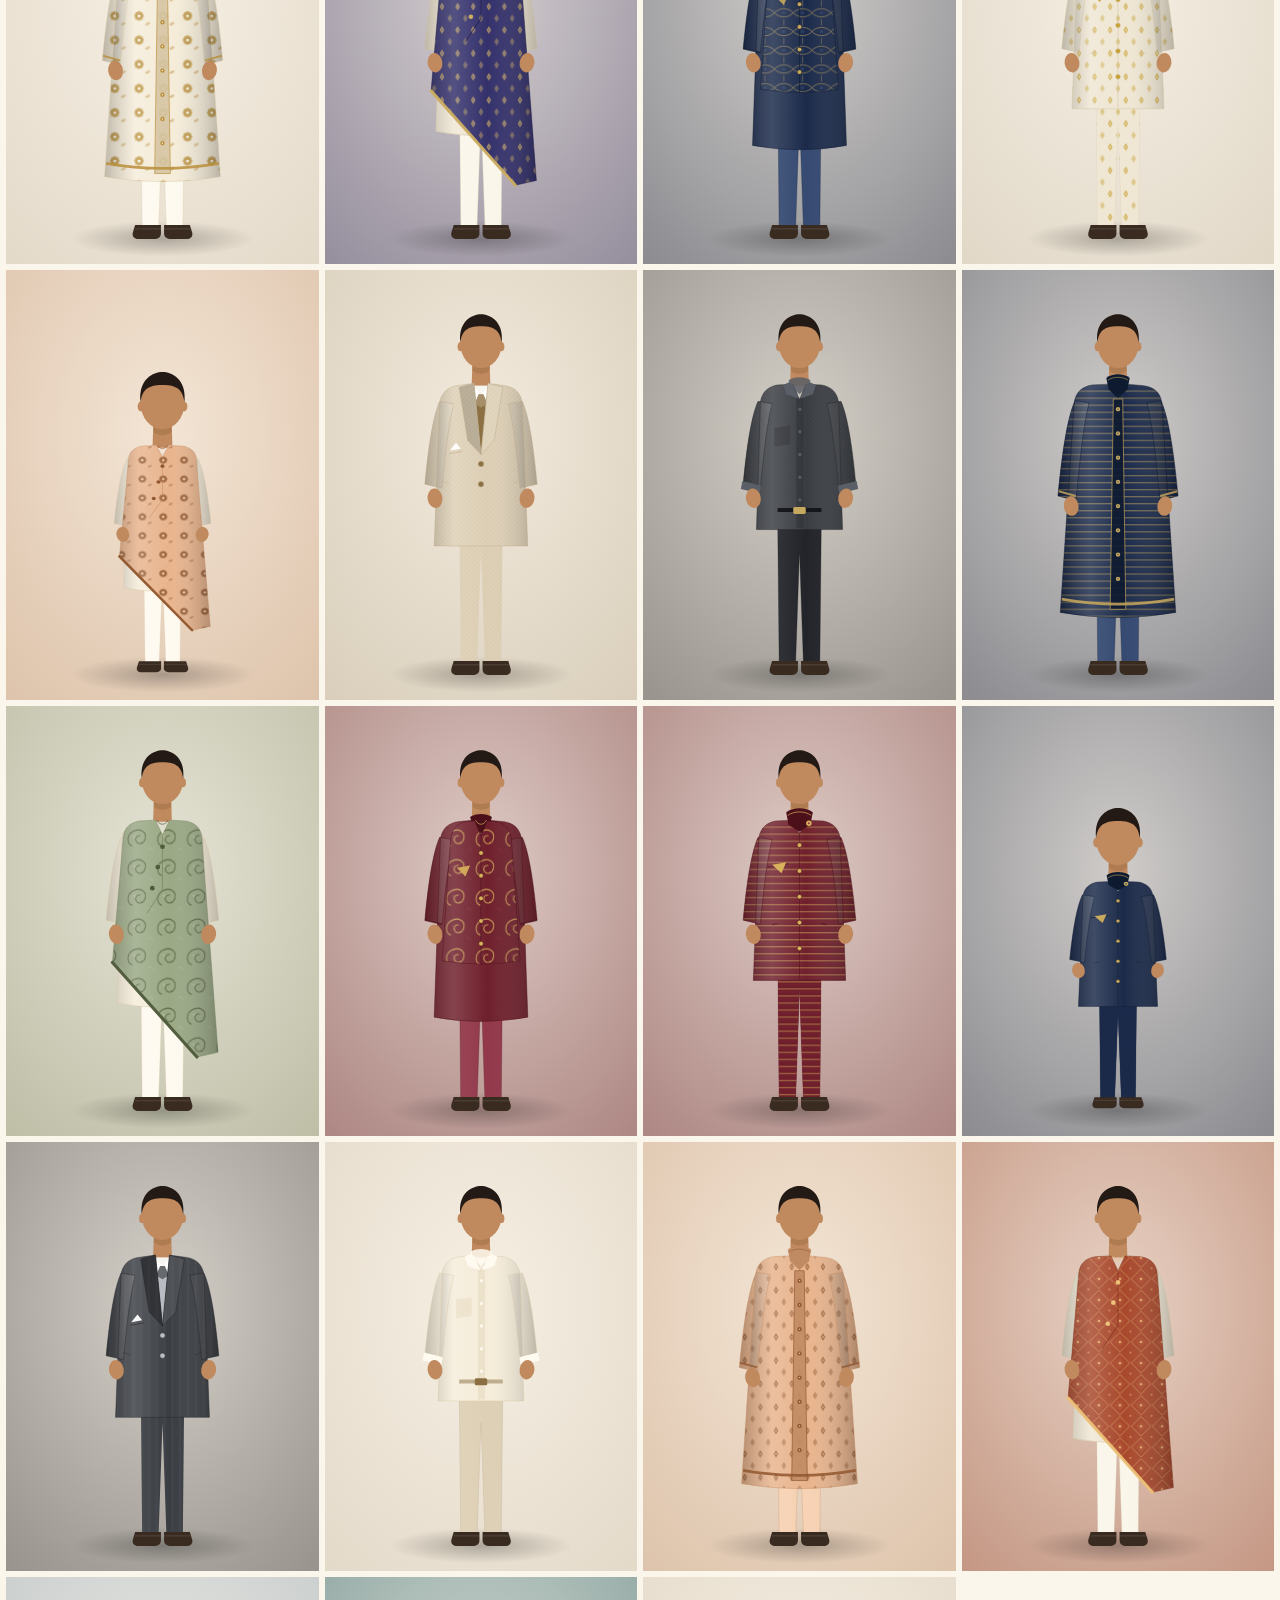
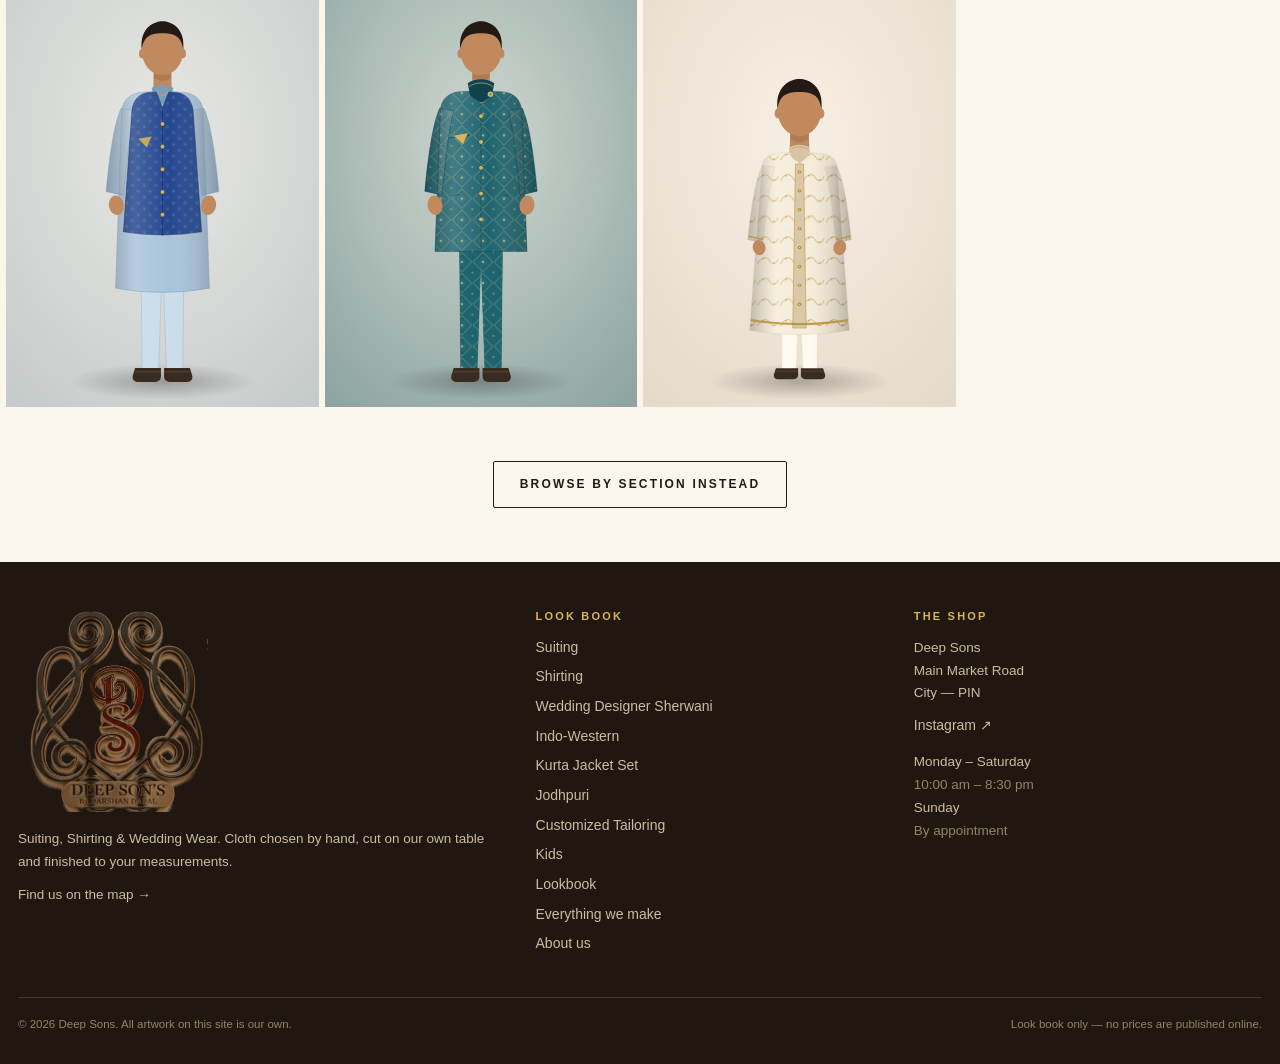
<file: deep-sons/lookbook.html>
<!doctype html>
<html lang="en">
<head>
<meta charset="utf-8">
<meta name="viewport" content="width=device-width, initial-scale=1">
<title>Lookbook — Deep Sons</title>
<meta name="description" content="The Deep Sons lookbook — wedding sherwanis, indo-western, kurta jacket sets, jodhpuris, suiting and shirting, in pictures.">
<meta name="theme-color" content="#fbf6ec">
<link rel="icon" href="assets/img/favicon.svg" type="image/svg+xml">
<link rel="stylesheet" href="assets/css/style.css">
</head>
<body>

<header class="head" data-header></header>

<section class="bookhead">
  <div class="wrap">
    <p class="kicker">Lookbook</p>
    <h1>Everything, in pictures</h1>
    <p>No names, no filters, nothing to read. Tap any picture to see it larger.</p>
  </div>
</section>

<div class="lookbook" data-lookbook></div>

<section class="panel">
  <div class="wrap" style="text-align:center">
    <a class="btn btn--ink" href="collection.html?c=all">Browse by section instead</a>
  </div>
</section>

<footer class="foot" data-footer></footer>

<script src="assets/js/catalogue.js"></script>
<script src="assets/js/app.js"></script>
</body>
</html>
</file>
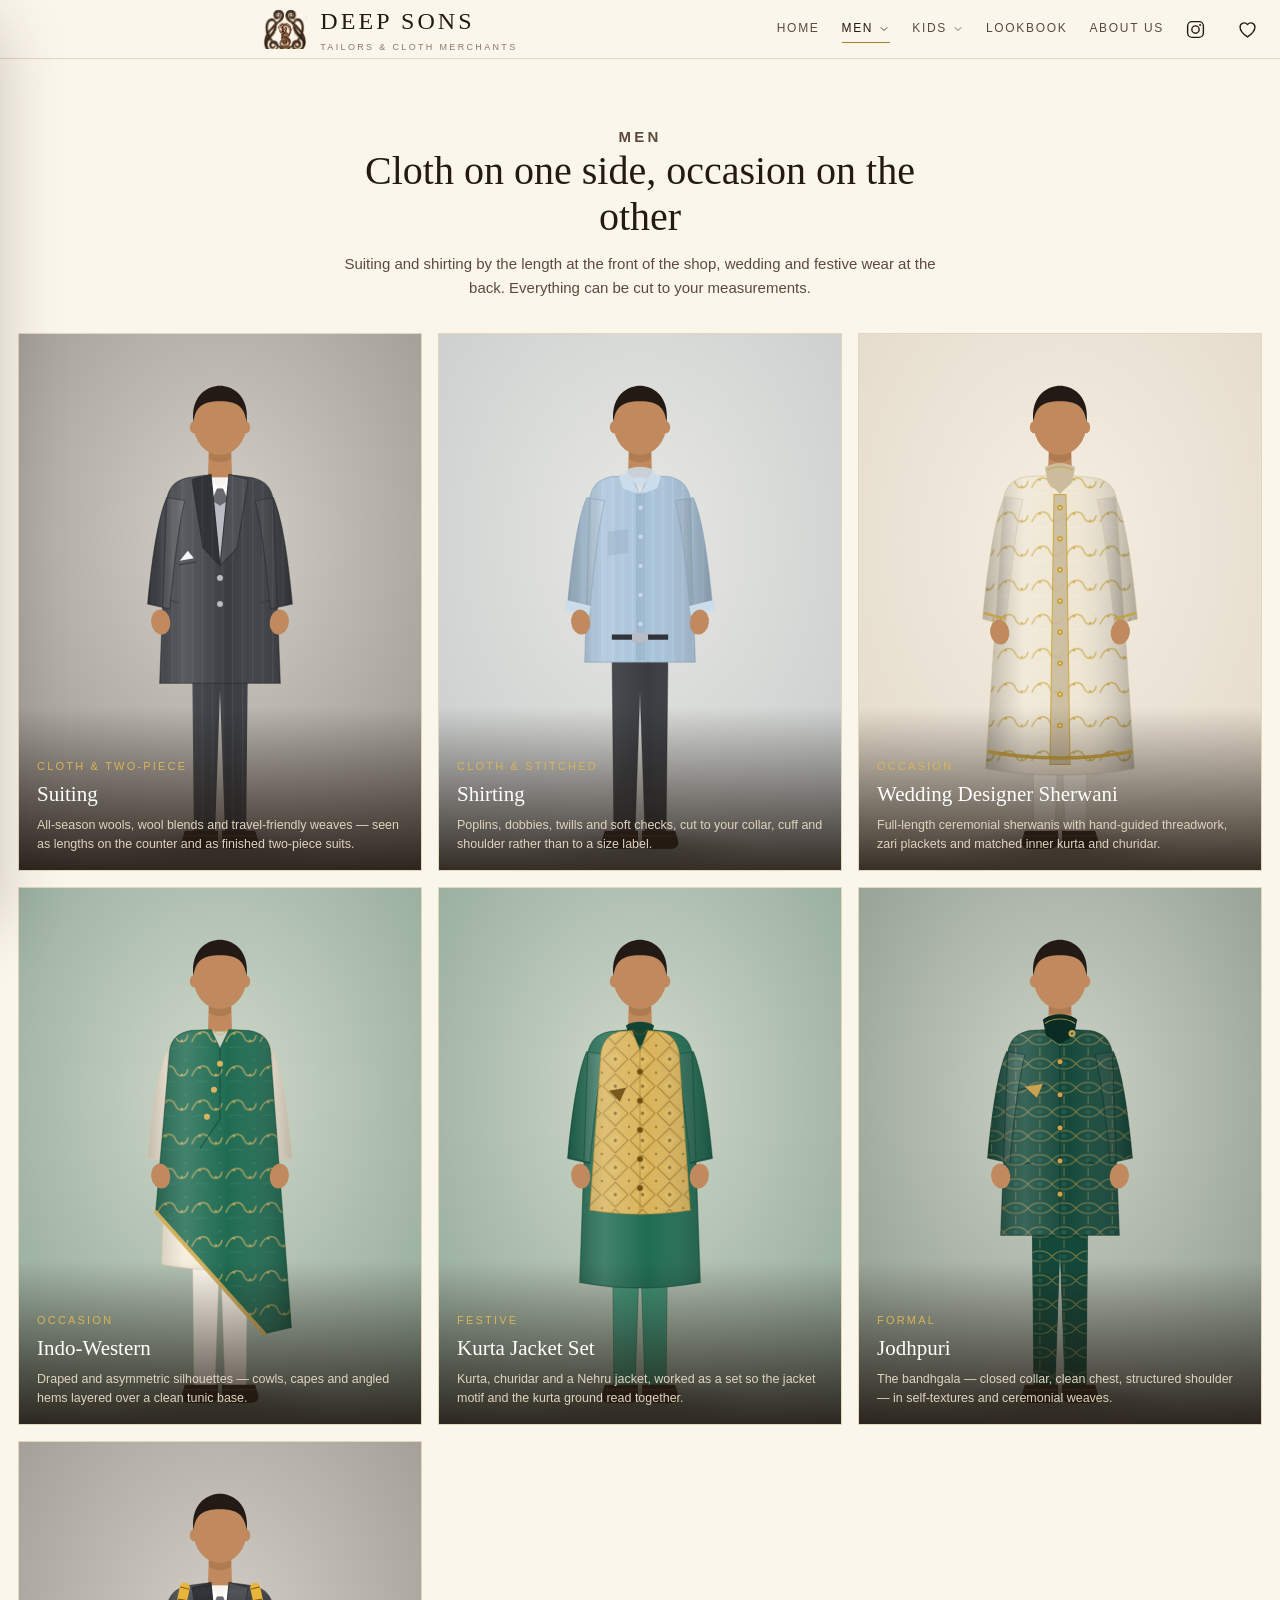
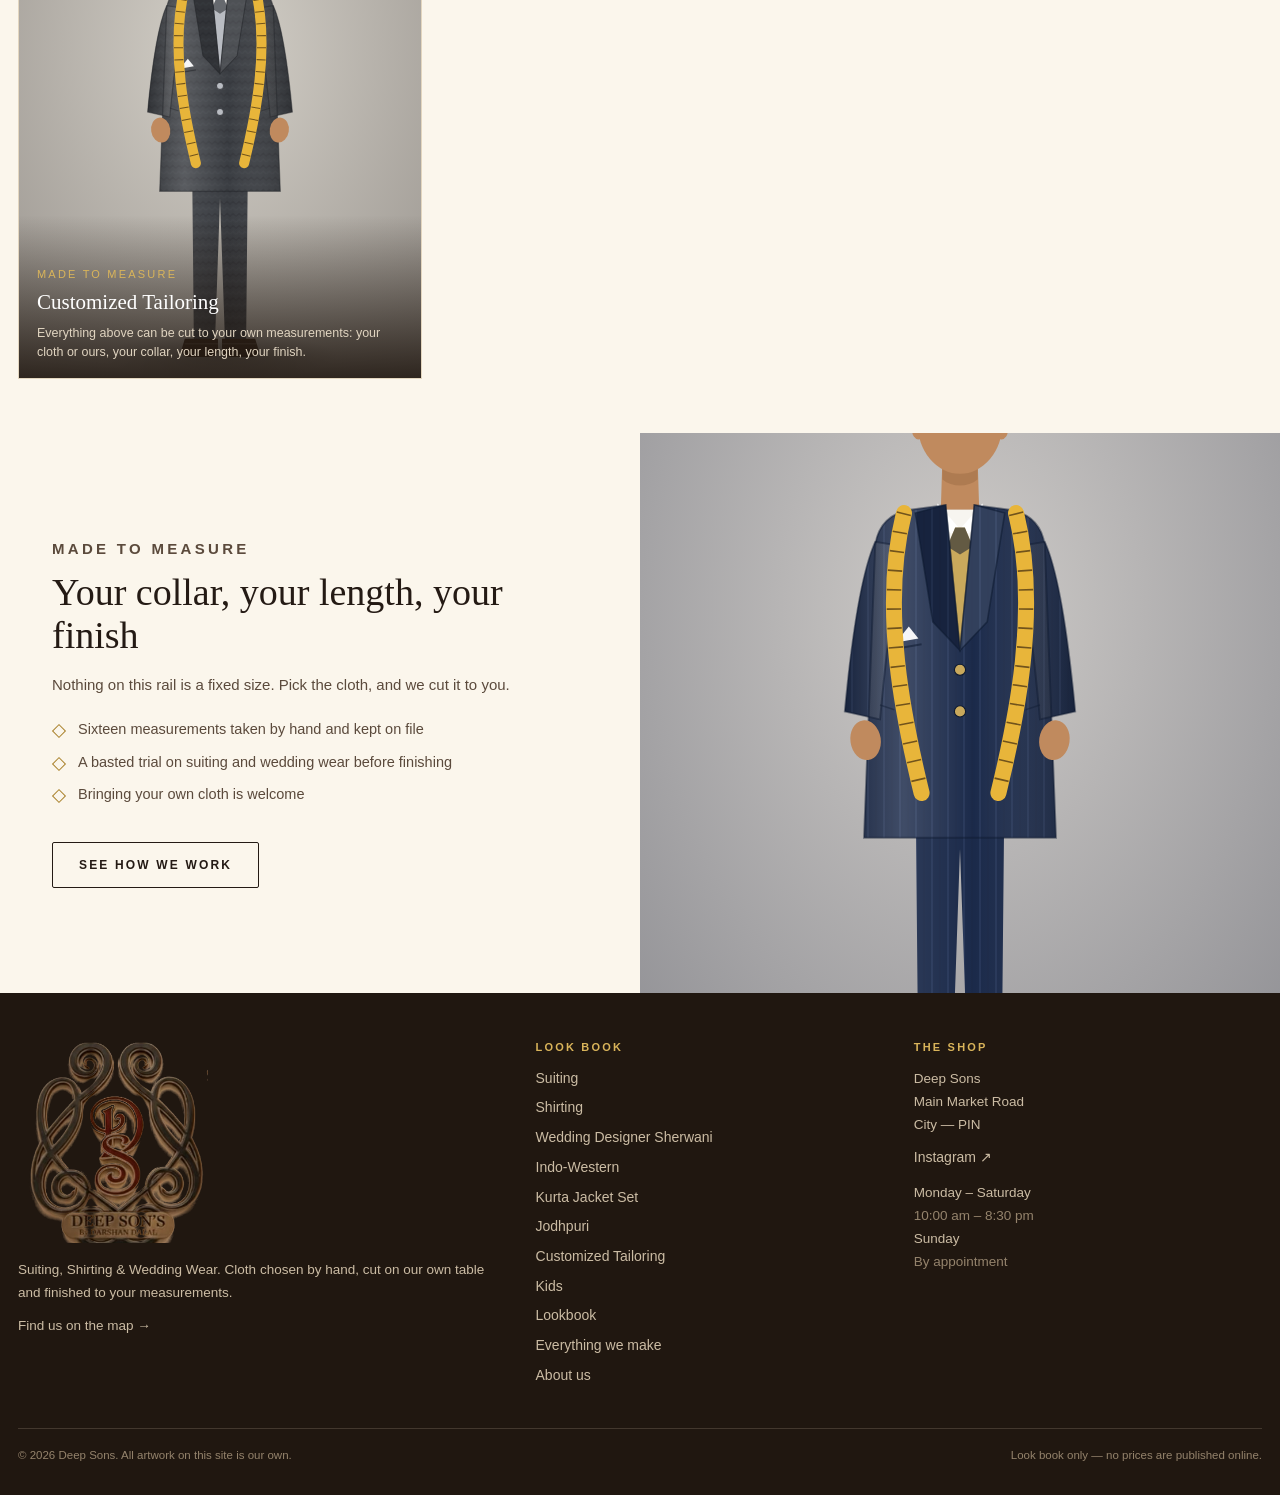
<file: deep-sons/men.html>
<!doctype html>
<html lang="en">
<head>
<meta charset="utf-8">
<meta name="viewport" content="width=device-width, initial-scale=1">
<title>Men — Deep Sons</title>
<meta name="description" content="Menswear at Deep Sons: suiting and shirting cloth, wedding designer sherwanis, indo-western, kurta jacket sets, jodhpuris and customized tailoring.">
<meta name="theme-color" content="#fbf6ec">
<link rel="icon" href="assets/img/favicon.svg" type="image/svg+xml">
<link rel="stylesheet" href="assets/css/style.css">
</head>
<body>

<header class="head" data-header></header>

<section class="panel">
  <div class="wrap">
    <div class="panel__head">
      <p class="kicker">Men</p>
      <h2>Cloth on one side, occasion on the other</h2>
      <p>Suiting and shirting by the length at the front of the shop, wedding and
         festive wear at the back. Everything can be cut to your measurements.</p>
    </div>
    <div class="sections" data-sections="men"></div>
  </div>
</section>

<section class="band is-flip">
  <div class="band__art">
    <img src="assets/img/tailoring-bespoke-suit-trial.svg" alt="A suit on the stand with a tape measure over the shoulder">
  </div>
  <div class="band__txt">
    <p class="kicker">Made to measure</p>
    <h2>Your collar, your length, your finish</h2>
    <p>Nothing on this rail is a fixed size. Pick the cloth, and we cut it to you.</p>
    <ul class="ticks">
      <li>Sixteen measurements taken by hand and kept on file</li>
      <li>A basted trial on suiting and wedding wear before finishing</li>
      <li>Bringing your own cloth is welcome</li>
    </ul>
    <a class="btn btn--ink" href="collection.html?c=tailoring">See how we work</a>
  </div>
</section>

<footer class="foot" data-footer></footer>

<script src="assets/js/catalogue.js"></script>
<script src="assets/js/app.js"></script>
</body>
</html>
</file>
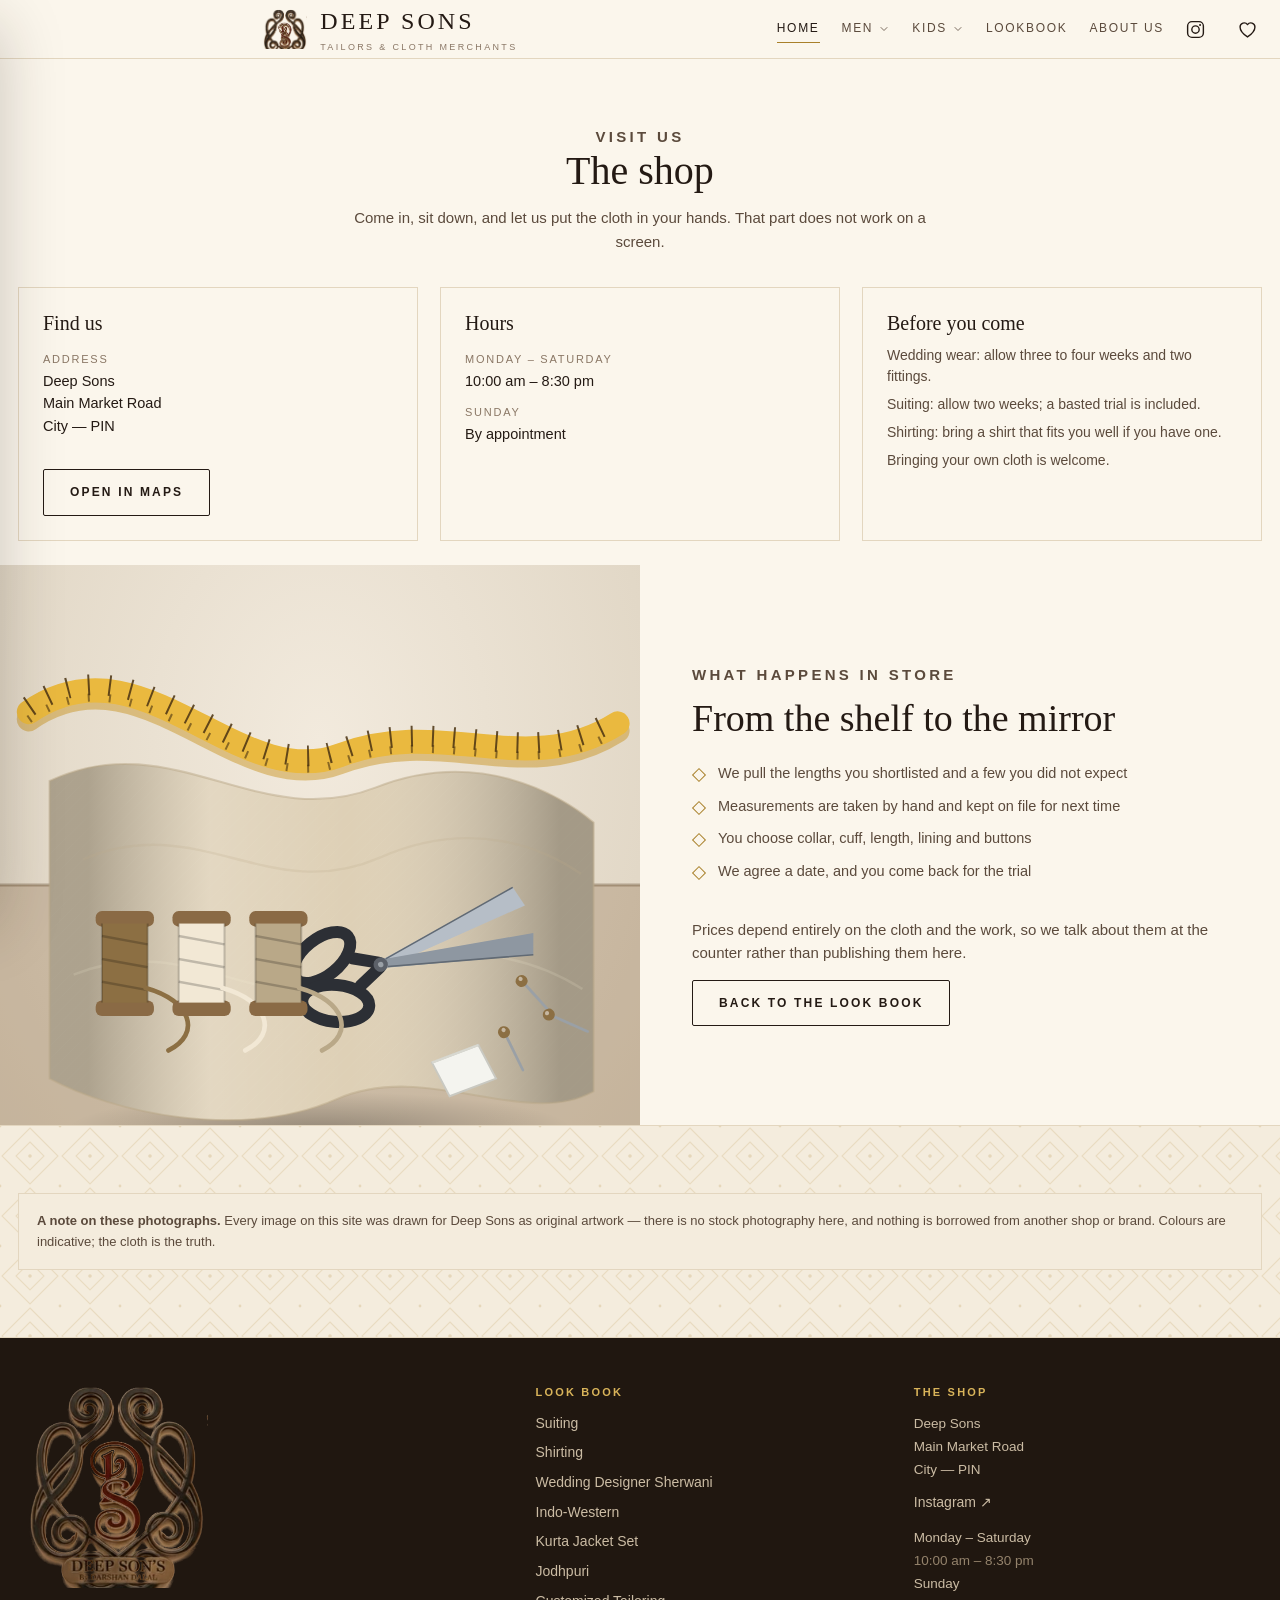
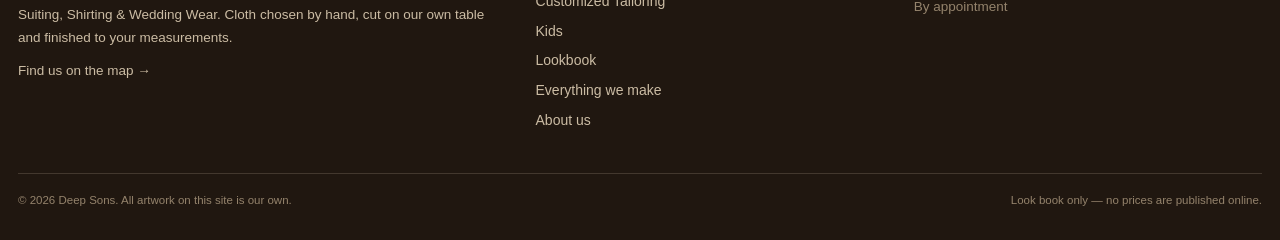
<file: deep-sons/visit.html>
<!doctype html>
<html lang="en">
<head>
<meta charset="utf-8">
<meta name="viewport" content="width=device-width, initial-scale=1">
<title>Visit Us — Deep Sons</title>
<meta name="description" content="Where to find Deep Sons, opening hours, and what to expect when you come in for suiting, shirting or wedding wear.">
<meta name="theme-color" content="#fbf6ec">
<link rel="icon" href="assets/img/favicon.svg" type="image/svg+xml">
<link rel="stylesheet" href="assets/css/style.css">
</head>
<body>

<header class="head" data-header></header>

<section class="panel" style="padding-bottom:24px">
  <div class="wrap">
    <div class="panel__head">
      <p class="kicker">Visit us</p>
      <h2>The shop</h2>
      <p>Come in, sit down, and let us put the cloth in your hands. That part does
         not work on a screen.</p>
    </div>
    <div class="info">
      <div class="info__box">
        <h3>Find us</h3>
        <dl data-address></dl>
        <a class="btn btn--ink" data-maps style="margin-top:16px" target="_blank" rel="noopener">Open in Maps</a>
      </div>
      <div class="info__box">
        <h3>Hours</h3>
        <dl data-hours></dl>
      </div>
      <div class="info__box">
        <h3>Before you come</h3>
        <ul>
          <li>Wedding wear: allow three to four weeks and two fittings.</li>
          <li>Suiting: allow two weeks; a basted trial is included.</li>
          <li>Shirting: bring a shirt that fits you well if you have one.</li>
          <li>Bringing your own cloth is welcome.</li>
        </ul>
      </div>
    </div>
  </div>
</section>

<section class="band">
  <div class="band__art">
    <img src="assets/img/tailoring-measure-and-fit.svg" alt="Measuring tape, thread and shears on the counter">
  </div>
  <div class="band__txt">
    <p class="kicker">What happens in store</p>
    <h2>From the shelf to the mirror</h2>
    <ul class="ticks">
      <li>We pull the lengths you shortlisted and a few you did not expect</li>
      <li>Measurements are taken by hand and kept on file for next time</li>
      <li>You choose collar, cuff, length, lining and buttons</li>
      <li>We agree a date, and you come back for the trial</li>
    </ul>
    <p>Prices depend entirely on the cloth and the work, so we talk about them at
       the counter rather than publishing them here.</p>
    <a class="btn btn--ink" href="collection.html?c=all">Back to the look book</a>
  </div>
</section>

<section class="panel panel--tint">
  <div class="wrap">
    <p class="note"><b>A note on these photographs.</b> Every image on this site was
      drawn for Deep Sons as original artwork — there is no stock photography here,
      and nothing is borrowed from another shop or brand. Colours are indicative;
      the cloth is the truth.</p>
  </div>
</section>

<footer class="foot" data-footer></footer>

<script src="assets/js/catalogue.js"></script>
<script src="assets/js/app.js"></script>
<script>
(function () {
  var C = window.DS_CONFIG;
  var a = document.querySelector('[data-address]');
  if (a) {
    var rows = '<dt>Address</dt><dd>' + C.address.join('<br>') + '</dd>';
    if (C.phone) rows += '<dt>Phone</dt><dd><a href="tel:' + C.phone.replace(/\s/g, '') + '">' + C.phone + '</a></dd>';
    if (C.whatsapp) rows += '<dt>WhatsApp</dt><dd><a href="https://wa.me/' + C.whatsapp + '">Message us</a></dd>';
    if (C.email) rows += '<dt>Email</dt><dd><a href="mailto:' + C.email + '">' + C.email + '</a></dd>';
    a.innerHTML = rows;
  }
  var h = document.querySelector('[data-hours]');
  if (h) h.innerHTML = C.hours.map(function (r) { return '<dt>' + r[0] + '</dt><dd>' + r[1] + '</dd>'; }).join('');
  var m = document.querySelector('[data-maps]');
  if (m) m.href = C.mapsUrl;
})();
</script>
</body>
</html>
</file>
<file: deep-sons/assets/css/style.css>
/* Deep Sons — house stylesheet.
   No external fonts, scripts or assets: everything ships with the site. */

:root {
  --paper:      #fbf6ec;
  --paper-2:    #f4ecdd;
  --paper-3:    #ece0ca;
  --ink:        #241a14;
  --ink-2:      #5b4a3c;
  --ink-3:      #8a7765;
  --line:       #e3d6bf;
  --gold:       #a9802a;
  --gold-2:     #d9b45a;
  --maroon:     #6e1f2b;
  --green:      #14483a;
  --shadow:     0 1px 2px rgba(36,26,20,.06), 0 8px 24px rgba(36,26,20,.07);
  --shadow-lg:  0 24px 60px rgba(36,26,20,.22);
  --serif:      Georgia, "Iowan Old Style", "Palatino Linotype", Palatino, "Times New Roman", serif;
  --sans:       -apple-system, BlinkMacSystemFont, "Segoe UI", Roboto, "Helvetica Neue", Arial, sans-serif;
  --head-h:     58px;
  --bar-h:      62px;
  --wrap:       1280px;
}

* { box-sizing: border-box; }

html { -webkit-text-size-adjust: 100%; }

body {
  margin: 0;
  background: var(--paper);
  color: var(--ink);
  font-family: var(--sans);
  font-size: 16px;
  line-height: 1.55;
  overflow-x: hidden;
}

body.is-locked { overflow: hidden; }

img { max-width: 100%; display: block; }
a { color: inherit; text-decoration: none; }
button { font: inherit; color: inherit; background: none; border: 0; cursor: pointer; }

.wrap { width: 100%; max-width: var(--wrap); margin: 0 auto; padding: 0 18px; }

.sr-only {
  position: absolute; width: 1px; height: 1px; padding: 0; margin: -1px;
  overflow: hidden; clip: rect(0 0 0 0); white-space: nowrap; border: 0;
}

:focus-visible { outline: 2px solid var(--gold); outline-offset: 3px; }

/* ------------------------------------------------------------- headings -- */

h1, h2, h3 { font-family: var(--serif); font-weight: 400; margin: 0; line-height: 1.15; }

.kicker {
  font-family: var(--sans);
  font-size: 11px;
  letter-spacing: .22em;
  text-transform: uppercase;
  color: var(--gold);
  margin: 0 0 10px;
  font-weight: 600;
}

.rule {
  display: flex; align-items: center; gap: 14px;
  color: var(--gold); margin: 0 0 6px;
}
.rule::before, .rule::after {
  content: ""; height: 1px; flex: 1; background: var(--line);
}
.rule span { font-size: 12px; letter-spacing: .3em; text-transform: uppercase; }

/* --------------------------------------------------------------- header -- */

.head {
  position: sticky; top: 0; z-index: 40;
  background: rgba(251, 246, 236, .94);
  backdrop-filter: saturate(1.4) blur(10px);
  border-bottom: 1px solid var(--line);
}
.head__in {
  min-height: var(--head-h); display: flex; align-items: center; gap: 10px;
  max-width: var(--wrap); margin: 0 auto; padding: 0 12px;
  flex-wrap: wrap;
}
.icon-btn {
  width: 42px; height: 42px; display: grid; place-items: center;
  border-radius: 50%; flex: none;
}
.icon-btn:hover { background: var(--paper-3); }
.icon-btn svg { width: 21px; height: 21px; }

.brand { display: flex; align-items: center; gap: 9px; margin: 0 auto; }
.brand img { width: 39px; height: auto; }
.brand__txt { display: flex; flex-direction: column; align-items: flex-start; gap: 1px; }
.brand b {
  font-family: var(--serif); font-size: 20px; font-weight: 400;
  letter-spacing: .13em; text-transform: uppercase; white-space: nowrap;
}
.brand small {
  display: none; font-size: 9px; letter-spacing: .26em;
  text-transform: uppercase; color: var(--ink-3);
}
@media (min-width: 700px) {
  .brand { gap: 13px; }
  .brand img { width: 46px; }
  .brand b { font-size: 24px; }
  .brand small { display: block; }
}

.head__count {
  position: absolute; transform: translate(11px, -11px);
  min-width: 16px; height: 16px; padding: 0 4px;
  border-radius: 9px; background: var(--maroon); color: #fff;
  font-size: 10px; line-height: 16px; text-align: center; font-weight: 700;
}
.head__count[hidden] { display: none; }

/* nav: a second scrollable row on a phone, inline on a desktop */
.head__nav {
  display: flex; align-items: center; gap: 20px;
  order: 5; flex: 0 0 100%;
  overflow-x: auto; scrollbar-width: none;
  border-top: 1px solid var(--line);
  margin-top: 2px; padding: 7px 2px;
}
.head__nav::-webkit-scrollbar { display: none; }

.head__nav > a, .head__nav > .navitem > a {
  display: flex; align-items: center; gap: 5px; white-space: nowrap;
  font-size: 12px; letter-spacing: .14em; text-transform: uppercase;
  color: var(--ink-2); padding: 3px 0; border-bottom: 1.5px solid transparent;
}
.head__nav > a:hover, .head__nav > .navitem > a:hover,
.head__nav [data-nav][aria-current="page"] {
  color: var(--ink); border-color: var(--gold);
}

@media (min-width: 1040px) {
  .head__nav {
    order: 0; flex: 0 1 auto; gap: 22px;
    border-top: none; margin-top: 0; padding: 0; overflow: visible;
  }
  .head__nav > a, .head__nav > .navitem > a {
    display: flex; align-items: center; gap: 5px;
    padding: 4px 0;
  }
  .head__burger { display: none; }
}

/* ---------------------------------------------------------------- drawer -- */

.scrim {
  position: fixed; inset: 0; z-index: 50; background: rgba(36,26,20,.5);
  opacity: 0; pointer-events: none; transition: opacity .25s;
}
.scrim.is-on { opacity: 1; pointer-events: auto; }

.drawer {
  position: fixed; inset: 0 auto 0 0; z-index: 60;
  width: min(88vw, 380px); background: var(--paper);
  transform: translateX(-100%); transition: transform .28s cubic-bezier(.4,0,.2,1);
  display: flex; flex-direction: column; box-shadow: var(--shadow-lg);
}
.drawer.is-on { transform: none; }
.drawer__top {
  display: flex; align-items: center; justify-content: space-between;
  padding: 12px 10px 12px 20px; border-bottom: 1px solid var(--line);
}
.drawer__top span {
  font-family: var(--serif); font-size: 19px; letter-spacing: .13em;
  text-transform: uppercase;
}
.drawer__body { overflow-y: auto; padding: 8px 0 40px; flex: 1; }
.drawer h4 {
  margin: 22px 20px 8px; font-family: var(--sans); font-size: 11px;
  letter-spacing: .22em; text-transform: uppercase; color: var(--ink-3);
  font-weight: 700;
}
.drawer a {
  display: block; padding: 11px 20px; font-size: 15px; color: var(--ink-2);
  border-bottom: 1px solid rgba(227,214,191,.5);
}
.drawer a:hover { background: var(--paper-2); color: var(--ink); }
.drawer a.is-lead {
  font-family: var(--serif); font-size: 17px; color: var(--maroon);
  letter-spacing: .04em;
}
.drawer__note {
  margin: 20px; padding: 14px 16px; background: var(--paper-2);
  border: 1px solid var(--line); font-size: 12.5px; color: var(--ink-2);
  line-height: 1.6;
}

/* ------------------------------------------------------------------ hero -- */

.hero { position: relative; background: #171009; overflow: hidden; }
.hero img { width: 100%; height: 100%; object-fit: cover; position: absolute; inset: 0; opacity: .8; }
.hero::after {
  content: ""; position: absolute; inset: 0;
  background:
    radial-gradient(ellipse 66% 58% at 50% 48%, rgba(14,9,5,.88), rgba(14,9,5,.38) 68%, transparent),
    linear-gradient(rgba(14,9,5,.45), rgba(14,9,5,.15) 40%, rgba(14,9,5,.7));
}
.hero__in {
  position: relative; z-index: 1; text-align: center; color: #f6ecd8;
  padding: 74px 20px 78px; max-width: 720px; margin: 0 auto;
}
.hero h1 {
  font-size: clamp(38px, 11vw, 78px); letter-spacing: .06em;
  text-transform: uppercase; color: #f7edd9;
  text-shadow: 0 4px 30px rgba(0,0,0,.6);
}
.hero p {
  margin: 16px auto 0; max-width: 44ch; font-size: 14.5px;
  color: #e3d5ba; line-height: 1.7;
}
.hero__eyebrow {
  font-size: 11px; letter-spacing: .34em; text-transform: uppercase;
  color: var(--gold-2); margin: 0 0 14px;
}
.hero__cta { display: flex; gap: 12px; justify-content: center; flex-wrap: wrap; margin-top: 26px; }

.btn {
  display: inline-block; padding: 13px 26px; font-size: 12px;
  letter-spacing: .18em; text-transform: uppercase; font-weight: 600;
  border: 1px solid var(--gold-2); color: var(--gold-2); border-radius: 2px;
  transition: background .2s, color .2s;
}
.btn:hover { background: var(--gold-2); color: #201509; }
.btn--solid { background: var(--gold-2); color: #201509; }
.btn--solid:hover { background: #f0cd78; border-color: #f0cd78; }
.btn--ink { border-color: var(--ink); color: var(--ink); }
.btn--ink:hover { background: var(--ink); color: var(--paper); }

/* ---------------------------------------------------------------- panels -- */

.panel { padding: 54px 0; }
.panel--tint {
  background: var(--paper-2) url("../img/tile.svg") repeat;
  background-size: 60px 60px;
  border-block: 1px solid var(--line);
}
.panel__head { text-align: center; max-width: 620px; margin: 0 auto 34px; }
.panel__head h2 { font-size: clamp(26px, 6vw, 40px); }
.panel__head p { color: var(--ink-2); font-size: 15px; margin: 12px 0 0; }

/* ------------------------------------------------------------ section grid */

.sections { display: grid; gap: 16px; grid-template-columns: 1fr; }
@media (min-width: 620px) { .sections { grid-template-columns: 1fr 1fr; } }
@media (min-width: 1000px) { .sections { grid-template-columns: repeat(3, 1fr); } }

.sect {
  position: relative; display: block; overflow: hidden;
  background: var(--paper-3); border: 1px solid var(--line);
}
.sect img { width: 100%; height: auto; aspect-ratio: 3/4; object-fit: cover; object-position: 50% 30%; transition: transform .5s; }
.sect:hover img { transform: scale(1.05); }
.sect__cap {
  position: absolute; inset: auto 0 0 0; padding: 46px 18px 16px; color: #fff;
  background: linear-gradient(transparent, rgba(28,19,12,.86));
}
.sect__cap b { font-family: var(--serif); font-size: 21px; font-weight: 400; display: block; }
.sect__cap em { font-style: normal; font-size: 11px; letter-spacing: .2em; text-transform: uppercase; color: var(--gold-2); }
.sect__cap p { margin: 6px 0 0; font-size: 12.5px; color: #e0d4c0; line-height: 1.5; }

/* ---------------------------------------------------------- product grid -- */

.grid { display: grid; gap: 2px 2px; grid-template-columns: 1fr 1fr; }
.grid.is-one { grid-template-columns: 1fr; }
@media (min-width: 760px) { .grid { grid-template-columns: repeat(3, 1fr); gap: 4px; } .grid.is-one { grid-template-columns: repeat(2, 1fr); } }
@media (min-width: 1080px) { .grid { grid-template-columns: repeat(4, 1fr); } .grid.is-one { grid-template-columns: repeat(2, 1fr); } }

.card { position: relative; background: var(--paper); padding-bottom: 18px; }
.card__shot { position: relative; display: block; background: var(--paper-3); }
.card__shot img { width: 100%; height: auto; aspect-ratio: 800/1100; object-fit: cover; }
.card.is-wide .card__shot img { aspect-ratio: 4/3; height: auto; object-position: 50% 55%; }

.heart {
  position: absolute; top: 8px; right: 8px; width: 38px; height: 38px;
  display: grid; place-items: center; border-radius: 50%;
}
.heart svg { width: 22px; height: 22px; fill: none; stroke: #2c2019; stroke-width: 1.7; filter: drop-shadow(0 1px 2px rgba(255,255,255,.7)); }
.heart.is-on svg { fill: var(--maroon); stroke: var(--maroon); }
.heart:hover { background: rgba(255,255,255,.6); }

.card__body { padding: 12px 12px 0; }
.card__body h3 { font-family: var(--sans); font-size: 13.5px; font-weight: 500; line-height: 1.35; color: var(--ink-2); }
.card__meta { margin: 6px 0 0; font-size: 11.5px; color: var(--ink-3); }
.dots { display: flex; gap: 6px; margin-top: 10px; }
.dots i {
  width: 19px; height: 19px; border-radius: 50%;
  border: 1px solid rgba(36,26,20,.16);
  box-shadow: inset 0 -3px 6px rgba(0,0,0,.16);
}
.dots u { font-size: 10.5px; color: var(--ink-3); text-decoration: none; align-self: center; }

.count { padding: 14px 18px 6px; font-size: 12px; letter-spacing: .1em; text-transform: uppercase; color: var(--ink-3); max-width: var(--wrap); margin: 0 auto; }

.empty { padding: 70px 24px; text-align: center; color: var(--ink-2); }
.empty h3 { font-size: 22px; margin-bottom: 8px; }

/* ------------------------------------------------------------- chip rows -- */

.chips { display: flex; gap: 8px; overflow-x: auto; padding: 14px 18px; scrollbar-width: none; max-width: var(--wrap); margin: 0 auto; }
.chips::-webkit-scrollbar { display: none; }
@media (min-width: 900px) { .chips { flex-wrap: wrap; overflow: visible; justify-content: center; } }
.chip {
  flex: none; padding: 8px 15px; border: 1px solid var(--line);
  border-radius: 999px; font-size: 12.5px; color: var(--ink-2);
  background: var(--paper); white-space: nowrap;
}
.chip.is-on { background: var(--ink); color: var(--paper); border-color: var(--ink); }
.chip--clear { border-color: transparent; color: var(--ink-3); text-decoration: underline;
  text-underline-offset: 3px; }
.chip--clear:hover { color: var(--maroon); }

/* ------------------------------------------------------------ bottom bar -- */

.bar {
  position: fixed; left: 0; right: 0; bottom: 0; z-index: 30;
  height: var(--bar-h); display: flex; align-items: stretch;
  background: var(--paper); border-top: 1px solid var(--line);
  box-shadow: 0 -6px 24px rgba(36,26,20,.10);
}
.bar > * { flex: 1; display: flex; align-items: center; justify-content: center; gap: 10px; }
.bar__sep { flex: none; width: 1px; background: var(--line); margin: 12px 0; }
.bar b { display: block; font-size: 13px; font-weight: 600; }
.bar small { display: block; font-size: 11px; color: var(--ink-3); }
.bar svg { width: 17px; height: 17px; stroke: var(--ink-2); fill: none; stroke-width: 1.6; }
.bar__views { flex: none; width: 96px; gap: 4px; }
.bar__view { width: 40px; height: 40px; display: grid; place-items: center; border: 1px solid transparent; border-radius: 3px; }
.bar__view.is-on { border-color: var(--ink); }
.bar__dot { position: absolute; transform: translate(26px,-12px); width: 7px; height: 7px; border-radius: 50%; background: var(--maroon); }
.bar__dot[hidden] { display: none; }
.has-bar { padding-bottom: calc(var(--bar-h) + env(safe-area-inset-bottom)); }
@media (min-width: 1040px) { .bar { position: sticky; bottom: 0; } }

/* ----------------------------------------------------------- bottom sheet -- */

.sheet {
  position: fixed; left: 0; right: 0; bottom: 0; z-index: 60;
  max-height: 82vh; background: var(--paper); border-radius: 16px 16px 0 0;
  transform: translateY(102%); transition: transform .3s cubic-bezier(.4,0,.2,1);
  display: flex; flex-direction: column; box-shadow: var(--shadow-lg);
}
.sheet.is-on { transform: none; }
@media (min-width: 760px) { .sheet { max-width: 520px; margin: 0 auto; } }
.sheet__top {
  display: flex; align-items: center; justify-content: space-between;
  padding: 16px 12px 14px 20px; border-bottom: 1px solid var(--line);
}
.sheet__top b { font-family: var(--serif); font-size: 19px; font-weight: 400; }
.sheet__body { overflow-y: auto; padding: 4px 20px 20px; }
.sheet__body h5 {
  margin: 20px 0 12px; font-size: 11px; letter-spacing: .2em;
  text-transform: uppercase; color: var(--ink-3); font-weight: 700;
}
.sheet__opts { display: flex; flex-wrap: wrap; gap: 8px; }
.sheet__foot { display: flex; gap: 10px; padding: 14px 20px calc(18px + env(safe-area-inset-bottom)); border-top: 1px solid var(--line); }
.sheet__foot .btn { flex: 1; text-align: center; }
.radio { display: flex; align-items: center; gap: 12px; padding: 12px 0; border-bottom: 1px solid rgba(227,214,191,.6); font-size: 14.5px; width: 100%; text-align: left; }
.radio i { width: 17px; height: 17px; border-radius: 50%; border: 1.5px solid var(--ink-3); flex: none; }
.radio.is-on i { border-color: var(--maroon); border-width: 5px; }

/* -------------------------------------------------------------- lightbox -- */

.lb {
  position: fixed; inset: 0; z-index: 70; background: #1a120c;
  display: none; grid-template-rows: auto 1fr auto;
}
.lb.is-on { display: grid; }
.lb__top { display: flex; justify-content: space-between; align-items: center; padding: 10px 8px; color: #efe3cd; }
.lb__top span { font-size: 12px; letter-spacing: .16em; text-transform: uppercase; color: #b9a488; }
.lb__top .icon-btn svg { stroke: #efe3cd; }
.lb__top .icon-btn:hover { background: rgba(255,255,255,.1); }
.lb__stage { position: relative; display: grid; place-items: center; overflow: hidden; padding: 0 8px; }
.lb__stage img { max-height: 100%; max-width: 100%; width: auto; object-fit: contain; }
.lb__nav {
  position: absolute; top: 50%; transform: translateY(-50%);
  width: 46px; height: 46px; border-radius: 50%; background: rgba(255,255,255,.12);
  display: grid; place-items: center;
}
.lb__nav svg { width: 22px; height: 22px; stroke: #fff; fill: none; stroke-width: 2; }
.lb__nav:hover { background: rgba(255,255,255,.24); }
.lb__nav--prev { left: 10px; }
.lb__nav--next { right: 10px; }
.lb__info { padding: 18px 20px calc(22px + env(safe-area-inset-bottom)); color: #e7dbc4; text-align: center; max-width: 640px; margin: 0 auto; }
.lb__info h3 { font-size: 24px; color: #fbf3e2; }
.lb__info p { margin: 8px 0 0; font-size: 13.5px; color: #b9a488; line-height: 1.6; }
.lb__info .dots { justify-content: center; }
.lb__info .dots i { border-color: rgba(255,255,255,.28); }
.lb__tags { display: flex; gap: 8px; justify-content: center; flex-wrap: wrap; margin-top: 14px; }
.lb__tags span { font-size: 10.5px; letter-spacing: .16em; text-transform: uppercase; color: #cbb68f; border: 1px solid rgba(203,182,143,.4); padding: 4px 10px; border-radius: 999px; }
.lb__note { margin-top: 16px; font-size: 12px; color: #9d8a70; }

/* ----------------------------------------------------------------- misc -- */

.band { display: grid; gap: 0; align-items: center; }
@media (min-width: 900px) { .band { grid-template-columns: 1fr 1fr; } .band.is-flip .band__art { order: 2; } }
.band__art { background: var(--paper-3); }
.band__art img { width: 100%; height: 100%; max-height: 560px; object-fit: cover; }
.band__txt { padding: 44px 22px; }
@media (min-width: 900px) { .band__txt { padding: 56px 52px; } }
.band__txt h2 { font-size: clamp(26px, 5vw, 38px); }
.band__txt p { color: var(--ink-2); font-size: 15px; }
.ticks { list-style: none; margin: 22px 0 26px; padding: 0; }
.ticks li { position: relative; padding: 0 0 10px 26px; font-size: 14.5px; color: var(--ink-2); }
.ticks li::before { content: ""; position: absolute; left: 2px; top: 8px; width: 8px; height: 8px; border: 1px solid var(--gold); transform: rotate(45deg); }

.strip { display: flex; gap: 2px; overflow-x: auto; scroll-snap-type: x mandatory; scrollbar-width: none; padding: 0 0 6px; }
.strip::-webkit-scrollbar { display: none; }
.strip .card { flex: none; width: 62vw; max-width: 240px; scroll-snap-align: start; }

.info { display: grid; gap: 22px; }
@media (min-width: 760px) { .info { grid-template-columns: repeat(3, 1fr); } }
.info__box { background: var(--paper); border: 1px solid var(--line); padding: 24px; }
.info__box h3 { font-size: 20px; margin-bottom: 10px; }
.info__box p, .info__box li { font-size: 14px; color: var(--ink-2); margin: 0 0 6px; }
.info__box ul { list-style: none; padding: 0; margin: 0; }
.info__box dt { font-size: 11px; letter-spacing: .16em; text-transform: uppercase; color: var(--ink-3); margin-top: 12px; }
.info__box dd { margin: 2px 0 0; font-size: 14.5px; }

.note {
  background: var(--paper-2); border: 1px solid var(--line);
  padding: 16px 18px; font-size: 13px; color: var(--ink-2); line-height: 1.65;
}

.foot { background: #201710; color: #cbbca4; padding: 46px 0 30px; margin-top: 0; }
.foot a { color: #cbbca4; }
.foot a:hover { color: var(--gold-2); }
.foot__grid { display: grid; gap: 30px; }
@media (min-width: 760px) { .foot__grid { grid-template-columns: 1.4fr 1fr 1fr; } }
.foot h5 { margin: 0 0 12px; font-size: 11px; letter-spacing: .2em; text-transform: uppercase; color: var(--gold-2); font-weight: 700; }
.foot ul { list-style: none; padding: 0; margin: 0; }
.foot li { margin-bottom: 8px; font-size: 14px; }
.foot p { font-size: 13.5px; line-height: 1.7; margin: 0 0 10px; }
.foot__logo { width: 190px; height: auto; margin: 0 0 16px; }
.foot__base { margin-top: 34px; padding-top: 18px; border-top: 1px solid rgba(203,188,164,.2); font-size: 11.5px; color: #94836c; display: flex; flex-wrap: wrap; gap: 8px 20px; justify-content: space-between; }

@media (prefers-reduced-motion: reduce) {
  * { transition: none !important; animation: none !important; }
}

/* --------------------------------------------------- nav mega dropdown -- */
/* Desktop only: below 1040px .head__nav is hidden and the drawer takes over. */

.navitem { position: relative; display: flex; align-items: center; }
.chev { width: 12px; height: 12px; transition: transform .2s; }
.navitem:hover .chev,
.navitem:focus-within .chev { transform: rotate(180deg); }
.navitem.is-shut .chev { transform: none; }

/* a panel under its own nav item, sized to its contents; positionMenus()
   nudges it left when it would run past the right edge of the window */
.mega {
  position: absolute; top: calc(100% + 9px); left: 0;
  width: min(620px, calc(100vw - 28px));
  background: var(--paper);
  border: 1px solid var(--line);
  box-shadow: 0 26px 54px rgba(36, 26, 20, .20);
  opacity: 0; visibility: hidden; transform: translateY(-8px);
  transition: opacity .18s ease, transform .18s ease, visibility .18s;
}

.navitem:hover > .mega,
.navitem:focus-within > .mega,
.navitem.is-open > .mega { opacity: 1; visibility: visible; transform: none; }
.navitem.is-shut > .mega { opacity: 0; visibility: hidden; transform: translateY(-8px); }



.mega__in {
  padding: 20px 28px 22px;
}

.mega__grid {
  display: grid; grid-template-columns: repeat(2, minmax(0, 1fr));
  column-gap: 34px;
}

.mega__link {
  display: flex; align-items: center; gap: 15px;
  padding: 11px 2px;
  border-bottom: 1px solid var(--line);
  color: var(--ink);
}
.mega__link:hover { color: var(--maroon); }
.mega__link i {
  width: 46px; height: 46px; flex: none; border-radius: 50%;
  background-color: var(--paper-3);
  background-position: 50% 16%; background-size: 190%; background-repeat: no-repeat;
  border: 1px solid var(--line);
}
.mega__link:hover i { border-color: var(--gold); }
.mega__link span {
  font-family: var(--sans); font-size: 14px; font-weight: 600;
  letter-spacing: .01em; text-transform: none; line-height: 1.3;
}

.mega__all {
  display: inline-block; margin-top: 18px;
  font-size: 11px; letter-spacing: .18em; text-transform: uppercase;
  font-weight: 600; color: var(--gold);
  border-bottom: 1px solid currentColor; padding-bottom: 3px;
}
.mega__all:hover { color: var(--maroon); }

@media (max-width: 1039px) {
  /* no hover on a touch screen: the first tap opens, the second follows the
     link, and the panel spans the header rather than hanging off the item */
  .navitem { position: static; }
  .navitem:hover > .mega { opacity: 0; visibility: hidden; transform: translateY(-8px); }
  .navitem.is-open > .mega { opacity: 1; visibility: visible; transform: none; }
  .mega {
    left: 0 !important; right: 0; width: auto;
    max-height: 68vh; overflow-y: auto;
    border-left: none; border-right: none;
  }
  .mega .mega__grid { grid-template-columns: 1fr; column-gap: 0; }
  .mega__in { padding: 12px 18px 18px; }
  .mega__link { padding: 10px 2px; }
}

@media (max-width: 480px) {
  /* fit all five nav items across a phone without a scroll */
  .head__nav { gap: 14px; }
  .head__nav > a, .head__nav > .navitem > a { font-size: 11.5px; letter-spacing: .1em; }
  .chev { width: 11px; height: 11px; }
}

/* ------------------------------------------------------------- lookbook -- */

.bookhead { padding: 44px 0 28px; text-align: center; }
.bookhead h1 { font-size: clamp(30px, 7vw, 46px); }
.bookhead p { max-width: 46ch; margin: 12px auto 0; color: var(--ink-2); font-size: 15px; }

.lookbook {
  display: grid; gap: 4px;
  grid-template-columns: repeat(2, 1fr);
  padding: 0 4px;
}
@media (min-width: 700px) { .lookbook { grid-template-columns: repeat(3, 1fr); gap: 6px; padding: 0 6px; } }
@media (min-width: 1100px) { .lookbook { grid-template-columns: repeat(4, 1fr); } }

.lookbook .shot { display: block; overflow: hidden; background: var(--paper-3); position: relative; }
.lookbook .shot img {
  width: 100%; height: auto; display: block;
  aspect-ratio: 800/1100; object-fit: cover;
  transition: transform .5s ease;
}
.lookbook .shot:hover img { transform: scale(1.04); }
.lookbook .shot::after {
  content: ""; position: absolute; inset: 0;
  background: rgba(36, 26, 20, .16); opacity: 0; transition: opacity .3s;
}
.lookbook .shot:hover::after { opacity: 1; }
</file>
